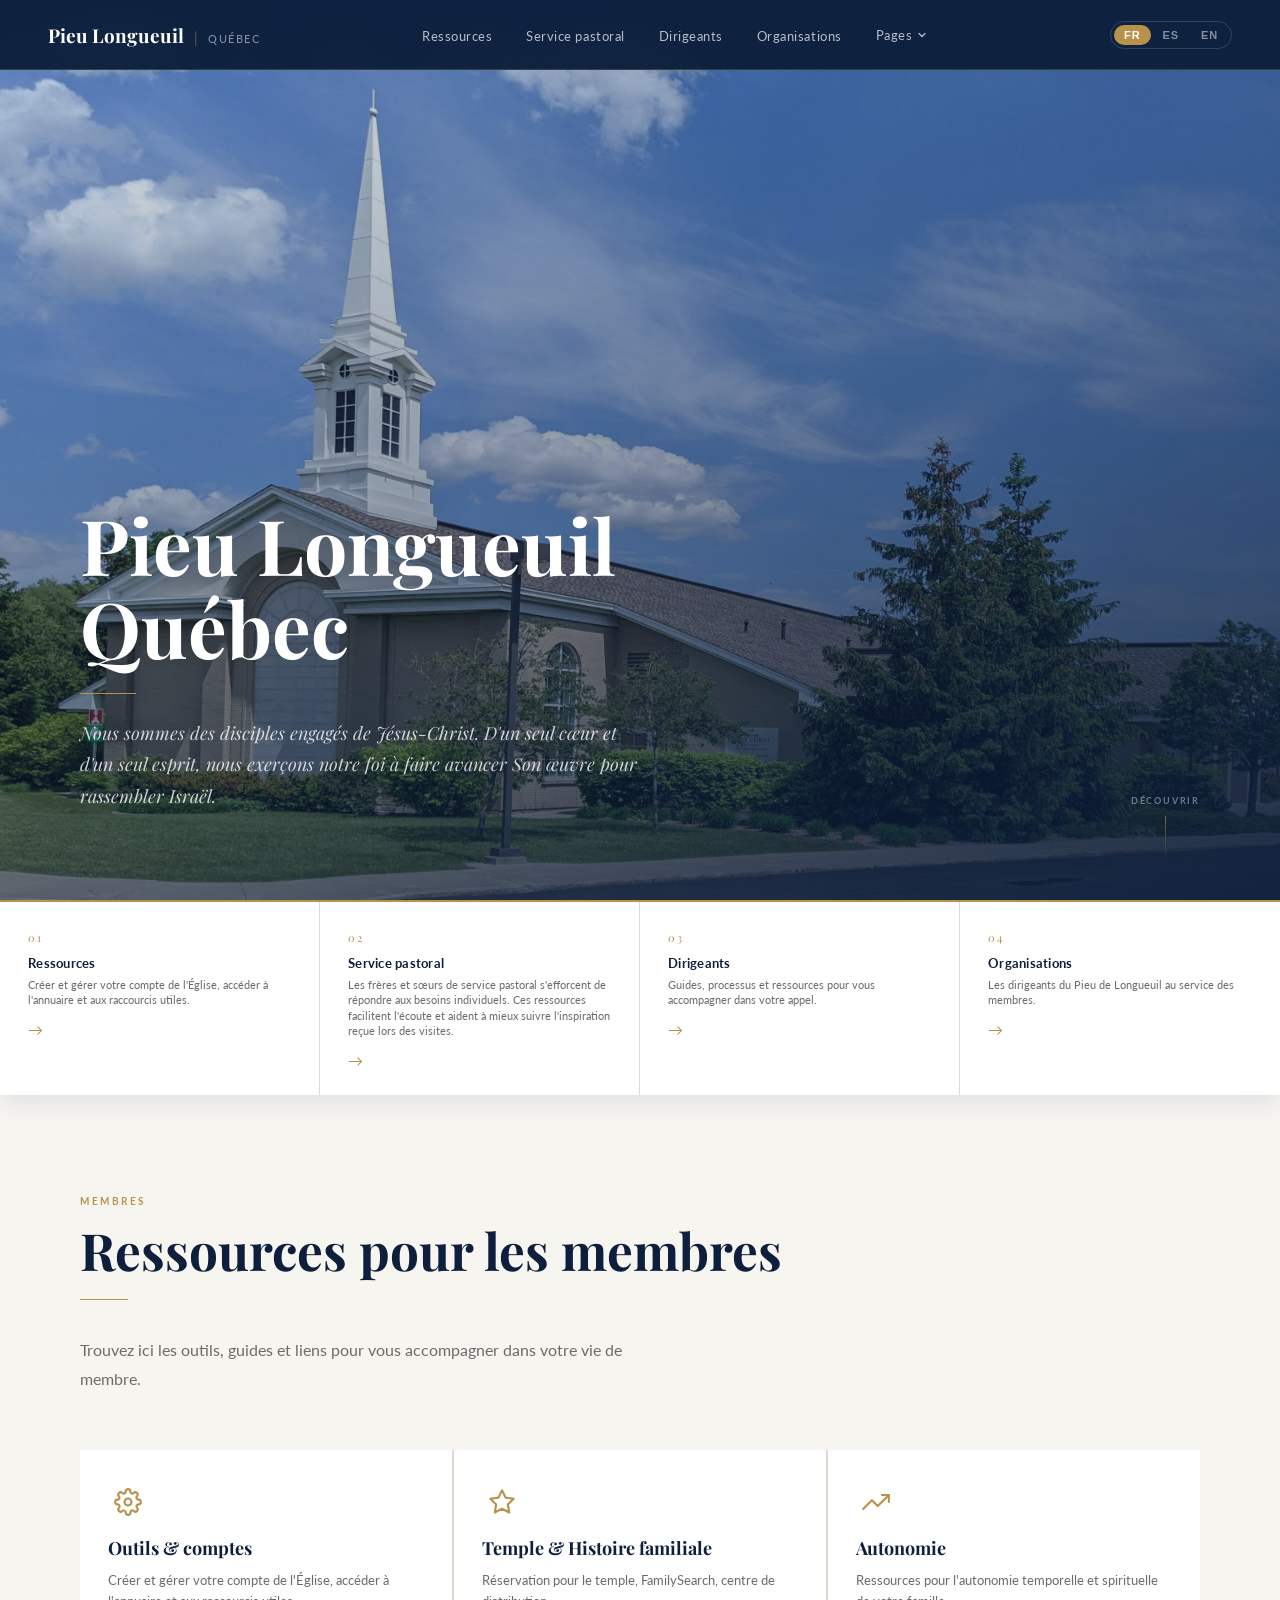
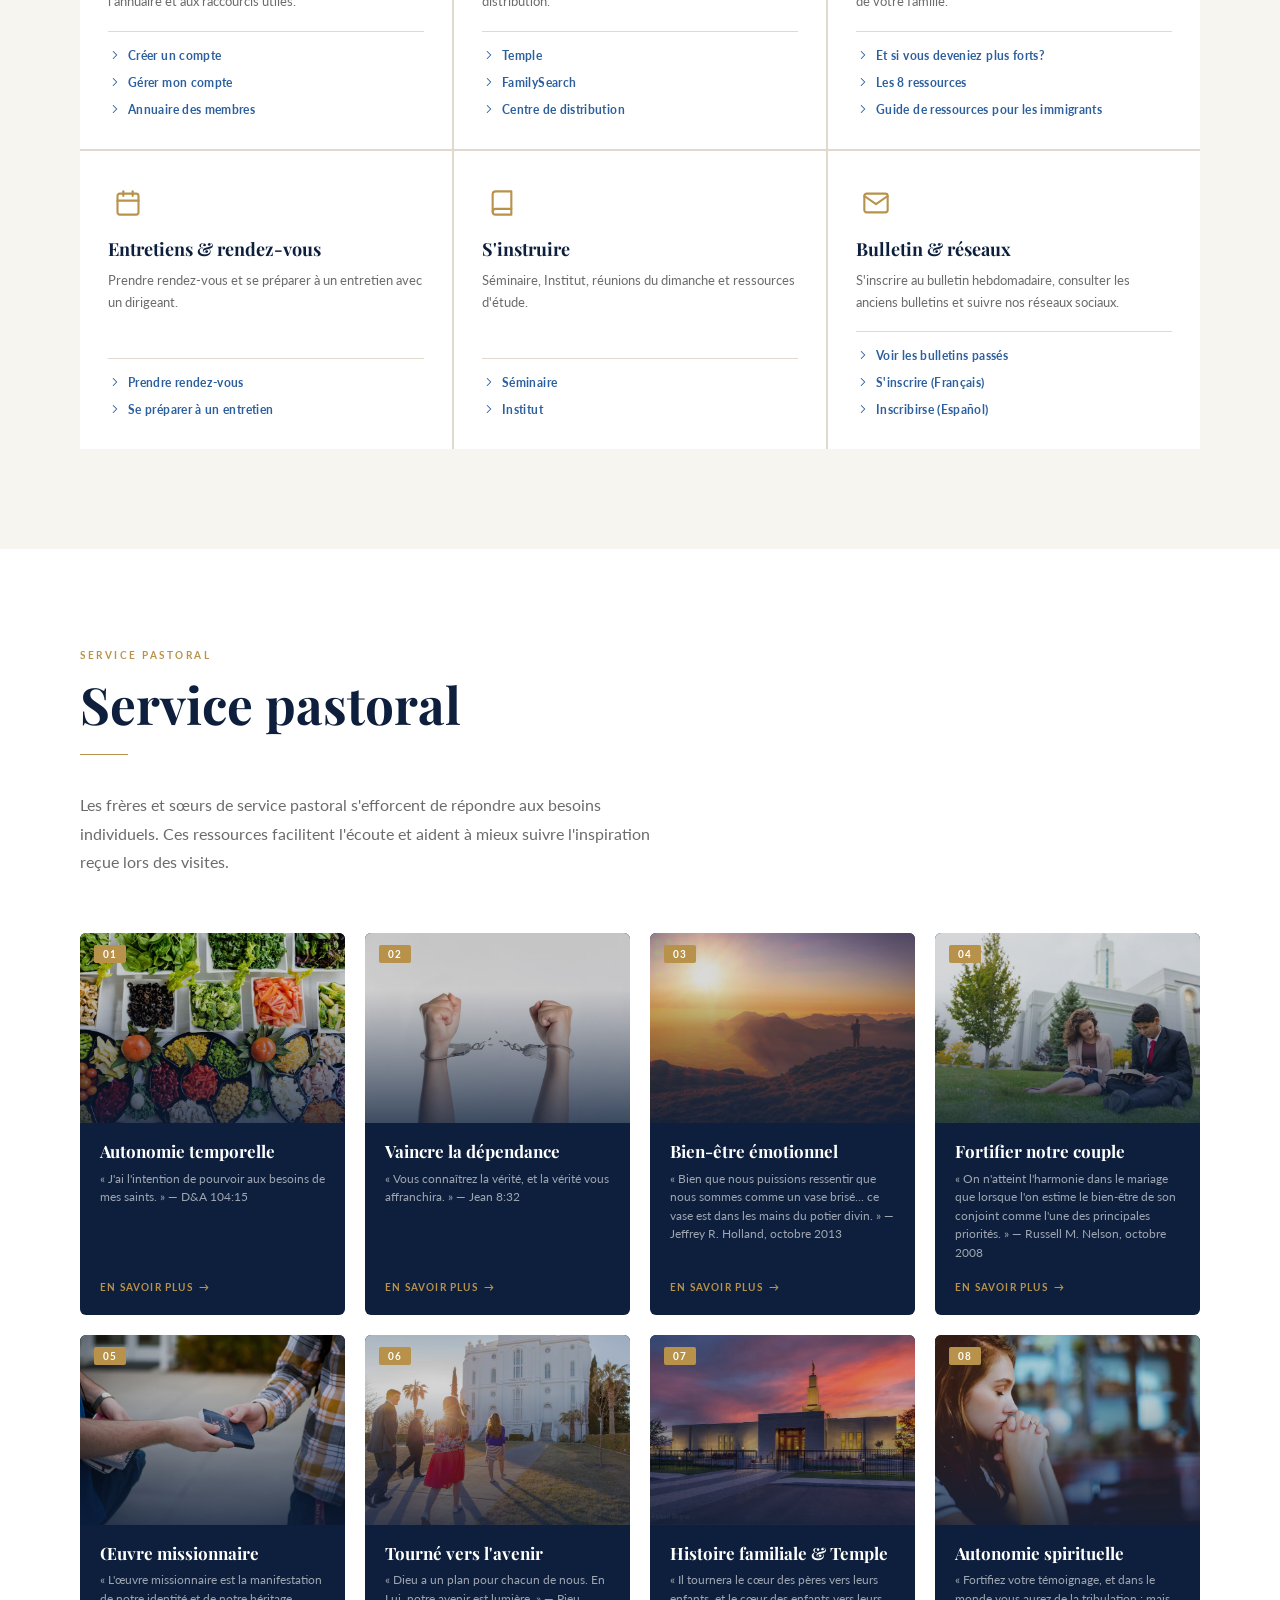
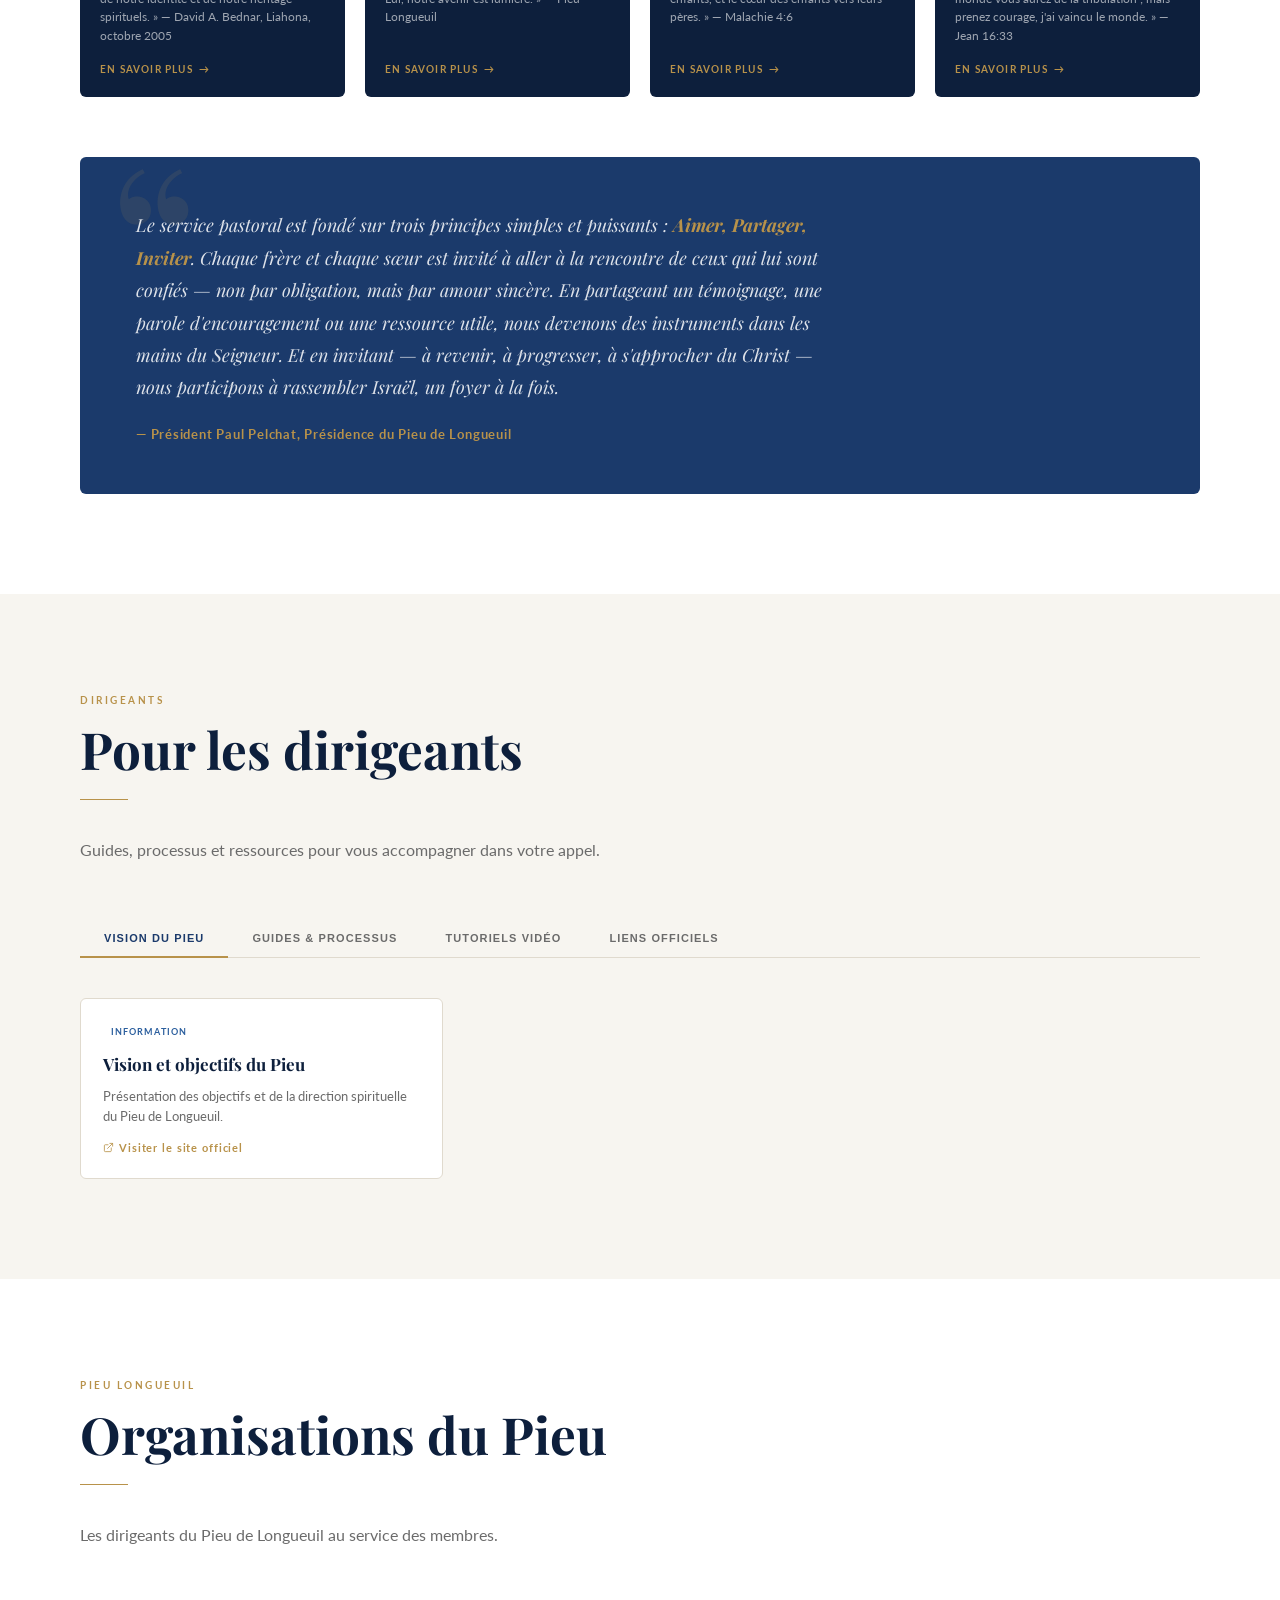
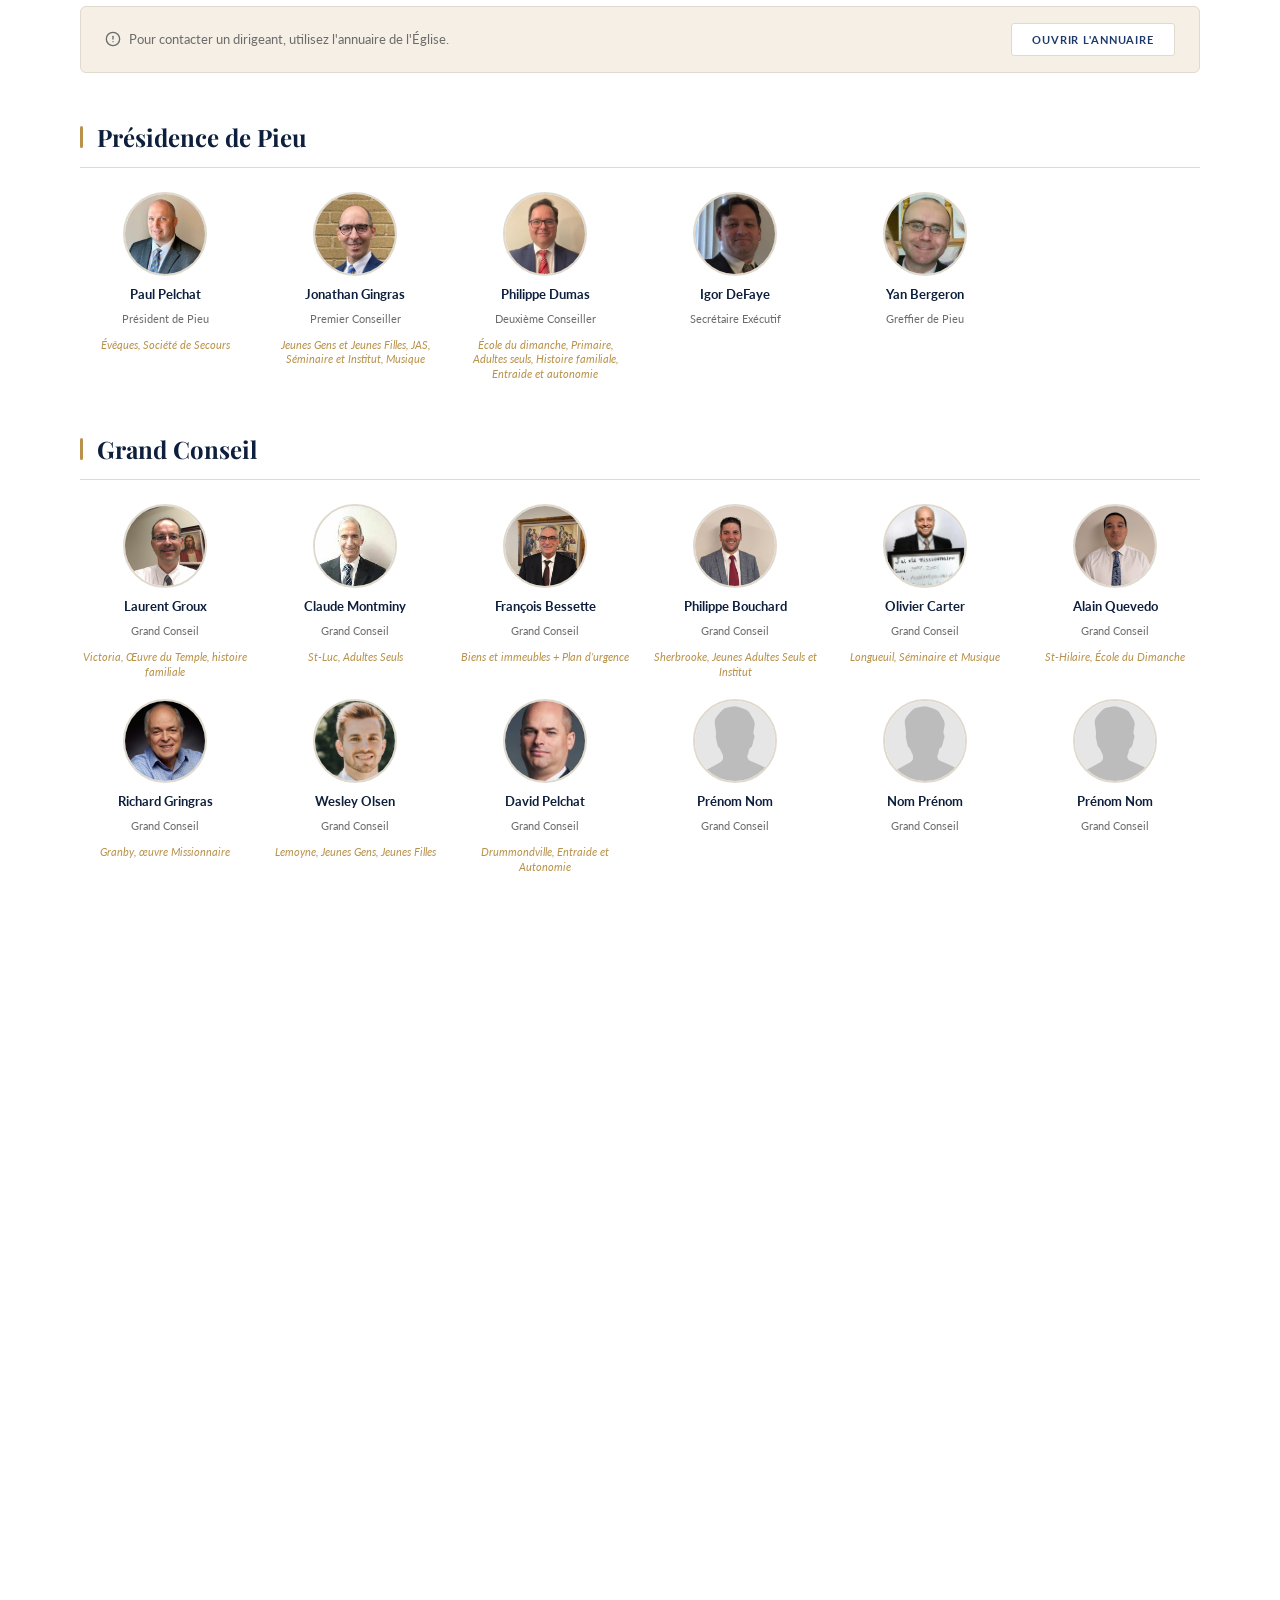
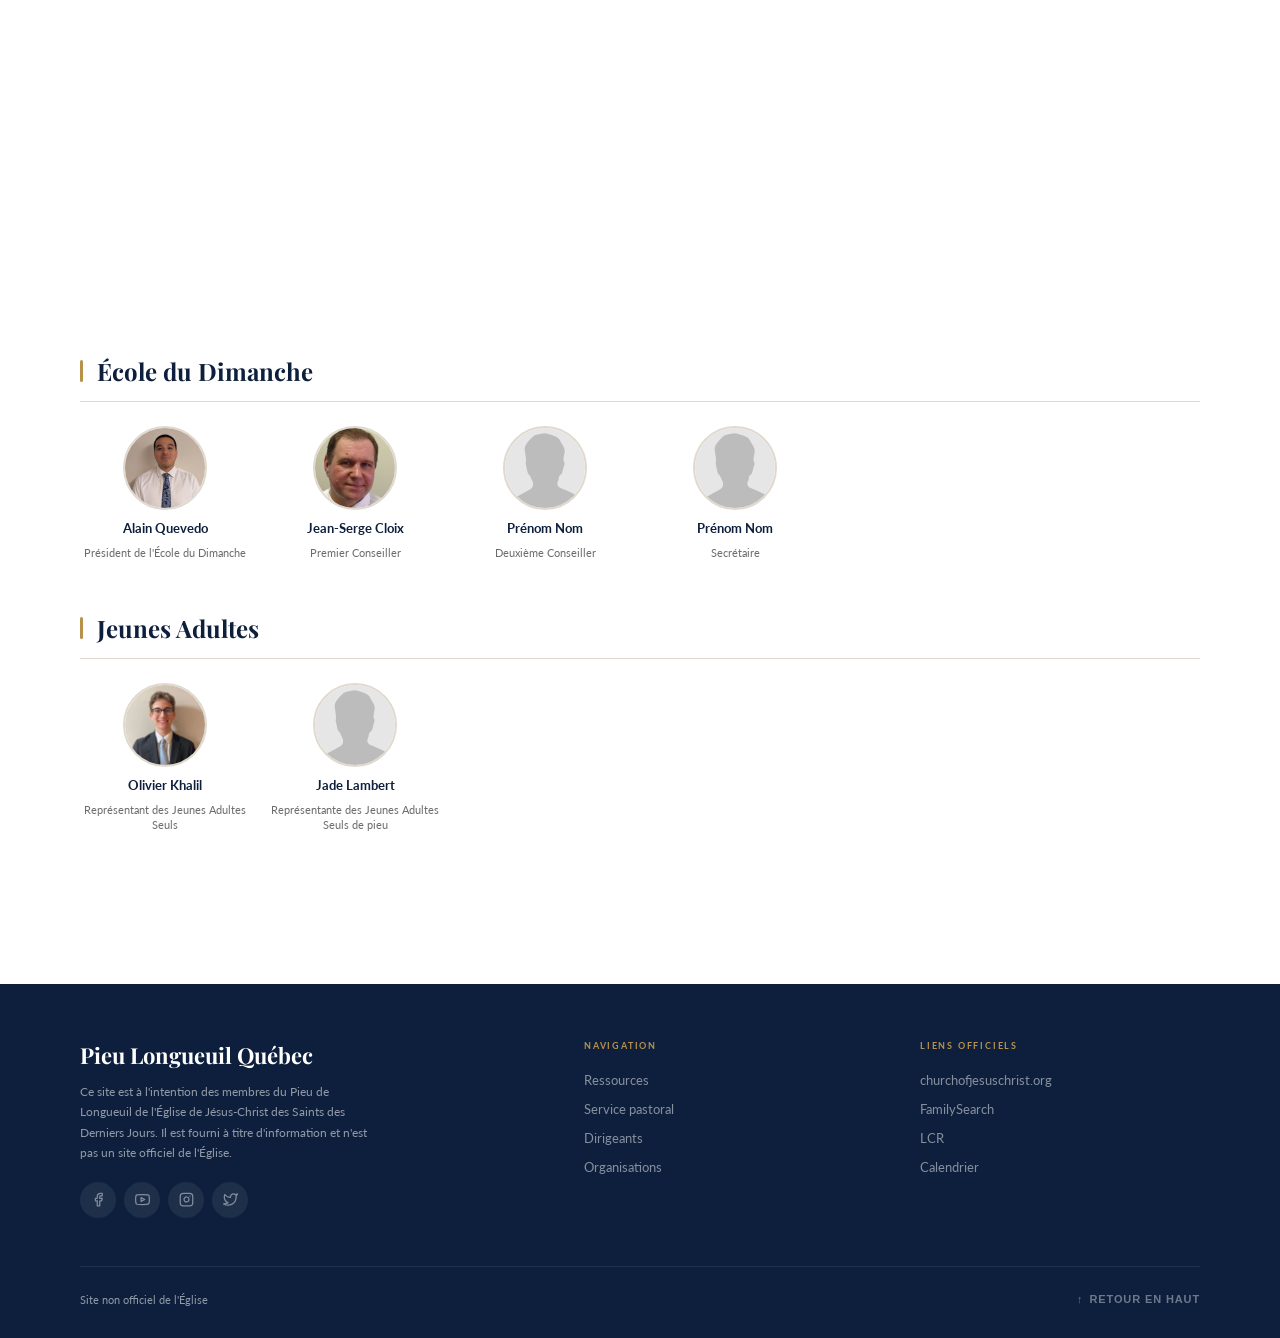
<file: index.html>
<!DOCTYPE html>
<html lang="fr">
<head>
  <meta charset="UTF-8">
  <meta name="viewport" content="width=device-width,initial-scale=1.0">
  <meta name="description" content="Pieu Longueuil — Église de Jésus-Christ des Saints des Derniers Jours">
  <meta name="theme-color" content="#1B3A6B">
  <title>Pieu Longueuil</title>
  <link rel="icon" type="image/svg+xml" href="data:image/svg+xml,<svg xmlns='http://www.w3.org/2000/svg' viewBox='0 0 32 32'><rect width='32' height='32' rx='6' fill='%231B3A6B'/><text x='16' y='22' text-anchor='middle' fill='%23B8924A' font-size='18' font-family='Georgia,serif'>P</text></svg>">
  <link rel="stylesheet" href="css/main.css">
</head>
<body>

<!-- NAV -->
<nav id="nav" role="navigation">
  <a href="#" class="nav-brand">
    <span class="nav-brand-main">Pieu Longueuil</span>
    <span class="nav-brand-pipe">|</span>
    <span class="nav-brand-sub">Québec</span>
  </a>
  <ul class="nav-links">
    <li><a href="#ressources"    data-i18n="nav_ressources">Ressources</a></li>
    <li><a href="#pastoral"      data-i18n="nav_pastoral">Service pastoral</a></li>
    <li><a href="#dirigeants"    data-i18n="nav_dirigeants">Dirigeants</a></li>
    <li><a href="#organisations" data-i18n="nav_organisations">Organisations</a></li>
    <li id="nav-pages-dropdown" style="display:none; position:relative;">
      <a href="#" class="nav-dropdown-trigger" id="nav-pages-trigger" aria-haspopup="true" aria-expanded="false">
        <span id="nav-pages-label" data-i18n="nav_pages">Pages</span>
        <svg width="12" height="12" viewBox="0 0 24 24" fill="none" stroke="currentColor" stroke-width="2.5" stroke-linecap="round" stroke-linejoin="round" style="margin-left:4px;transition:transform 0.2s"><polyline points="6 9 12 15 18 9"/></svg>
      </a>
      <ul class="nav-dropdown" id="nav-pages-list" role="menu"></ul>
    </li>
  </ul>
  <div class="nav-right">
    <div class="lang-switcher">
      <button class="lang-btn active" data-lang="fr">FR</button>
      <button class="lang-btn"        data-lang="es">ES</button>
      <button class="lang-btn"        data-lang="en">EN</button>
    </div>
    <button class="nav-hamburger" id="hamburger" aria-label="Menu"><span></span><span></span><span></span></button>
  </div>
</nav>

<div id="mobile-nav">
  <a href="#ressources"    data-i18n="nav_ressources">Ressources</a>
  <a href="#pastoral"      data-i18n="nav_pastoral">Service pastoral</a>
  <a href="#dirigeants"    data-i18n="nav_dirigeants">Dirigeants</a>
  <a href="#organisations" data-i18n="nav_organisations">Organisations</a>
  <div id="mobile-pages-section" style="display:none">
    <div style="font-size:10px;font-weight:700;color:var(--c-secondary);letter-spacing:0.15em;text-transform:uppercase;padding:12px 0 6px" data-i18n="nav_pages">Pages</div>
    <div id="mobile-pages-list"></div>
  </div>
  <div class="mobile-nav-lang">
    <button class="lang-btn" data-lang="fr">FR</button>
    <button class="lang-btn" data-lang="es">ES</button>
    <button class="lang-btn" data-lang="en">EN</button>
  </div>
</div>

<!-- HERO -->
<header id="hero">
  <div id="hero-bg"></div>
  <div id="hero-overlay"></div>
  <div class="hero-content">
    <!--p class="hero-eyebrow" id="hero-church">Église de Jésus-Christ des Saints des Derniers Jours</p-->
    <h1 class="hero-title" id="hero-title">Pieu Longueuil Québec</h1>
    <div class="hero-rule"></div>
    <p class="hero-mission" id="hero-mission">Nous sommes des disciples engagés de Jésus-Christ.</p>
  </div>
  <div class="hero-scroll-cue" id="hero-scroll-cue" aria-hidden="true">
    <span data-i18n="hero_scroll">Découvrir</span>
    <div class="hero-scroll-line"></div>
  </div>
</header>

<!-- QUICK STRIP -->
<div class="quick-strip" id="quick-strip" role="navigation" aria-label="Navigation rapide"></div>

<!-- RESSOURCES -->
<section id="ressources" class="section">
  <p class="sec-eyebrow" id="eyebrow-membres"></p>
  <h2 class="sec-title" data-i18n="ressources_title">Ressources pour les membres</h2>
  <div class="sec-rule"></div>
  <p class="sec-intro" data-i18n="ressources_intro">Trouvez ici les outils, guides et liens pour vous accompagner.</p>
  <div class="res-grid" id="res-grid"></div>
</section>

<!-- SERVICE PASTORAL -->
<section id="pastoral" class="section section-alt">
  <p class="sec-eyebrow" id="eyebrow-pastoral"></p>
  <h2 class="sec-title" data-i18n="pastoral_title">Service pastoral</h2>
  <div class="sec-rule"></div>
  <p class="sec-intro" data-i18n="pastoral_intro">Les frères et sœurs de service pastoral s'efforcent de répondre aux besoins individuels.</p>
  <div class="pastoral-grid" id="pastoral-grid"></div>
  <div class="pastoral-quote-block">
    <p class="pqb-text" id="pastoral-quote-text"></p>
    <p class="pqb-attr" id="pastoral-quote-attr"></p>
  </div>
</section>

<!-- DIRIGEANTS -->
<section id="dirigeants" class="section">
  <p class="sec-eyebrow" id="eyebrow-dirigeants"></p>
  <h2 class="sec-title" data-i18n="dirigeants_title">Pour les dirigeants</h2>
  <div class="sec-rule"></div>
  <p class="sec-intro" data-i18n="dirigeants_intro">Guides, processus et ressources pour vous accompagner dans votre appel.</p>
  <div class="dir-tabs">
    <button class="dir-tab active" data-panel="dp-vision"    data-i18n="dir_vision_title">Vision</button>
    <button class="dir-tab"        data-panel="dp-guides"    data-i18n="dir_guides_title">Guides</button>
    <button class="dir-tab"        data-panel="dp-tutoriels" data-i18n="dir_video_title">Tutoriels</button>
    <button class="dir-tab"        data-panel="dp-officiel"  data-i18n="dir_officiel_title">Liens officiels</button>
  </div>
  <div id="dp-vision"   class="dir-panel active"></div>
  <div id="dp-guides"   class="dir-panel"></div>
  <div id="dp-tutoriels"class="dir-panel"></div>
  <div id="dp-officiel" class="dir-panel"></div>
</section>

<!-- ORGANISATIONS -->
<section id="organisations" class="section section-alt">
  <p class="sec-eyebrow" id="eyebrow-pieu"></p>
  <h2 class="sec-title" data-i18n="org_title">Organisations du Pieu</h2>
  <div class="sec-rule"></div>
  <p class="sec-intro" data-i18n="org_intro">Les dirigeants du Pieu de Longueuil au service des membres.</p>
  <div class="org-banner">
    <span class="org-banner-text">
      <svg width="16" height="16" viewBox="0 0 24 24" fill="none" stroke="currentColor" stroke-width="2" stroke-linecap="round" stroke-linejoin="round"><circle cx="12" cy="12" r="10"/><line x1="12" y1="8" x2="12" y2="12"/><line x1="12" y1="16" x2="12.01" y2="16"/></svg>
      <span data-i18n="org_no_contact">Pour contacter un dirigeant, utilisez l'annuaire de l'Église.</span>
    </span>
    <a class="btn" href="https://www.churchofjesuschrist.org/directory" target="_blank" rel="noopener" data-i18n="org_dir_link">Ouvrir l'annuaire</a>
  </div>
  <div id="org-content"></div>
</section>

<!-- FOOTER -->
<footer id="footer">
  <div class="footer-grid">
    <div>
      <div class="footer-brand-name" id="footer-brand-name">Pieu Longueuil Québec</div>
      <p class="footer-disc" id="footer-disclaimer"></p>
      <!--p class="footer-disc" id="footer-church" style="margin-top:6px;opacity:0.4;font-size:11px"></p -->
      <div class="footer-social">
        <a class="footer-soc-link" id="footer-fb" href="#" target="_blank" rel="noopener" aria-label="Facebook">
          <svg width="15" height="15" viewBox="0 0 24 24" fill="none" stroke="currentColor" stroke-width="2" stroke-linecap="round" stroke-linejoin="round"><path d="M18 2h-3a5 5 0 0 0-5 5v3H7v4h3v8h4v-8h3l1-4h-4V7a1 1 0 0 1 1-1h3z"/></svg>
        </a>
        <a class="footer-soc-link" id="footer-yt" href="#" target="_blank" rel="noopener" aria-label="YouTube">
          <svg width="15" height="15" viewBox="0 0 24 24" fill="none" stroke="currentColor" stroke-width="2" stroke-linecap="round" stroke-linejoin="round"><path d="M22.54 6.42a2.78 2.78 0 0 0-1.95-1.96C18.88 4 12 4 12 4s-6.88 0-8.59.46a2.78 2.78 0 0 0-1.95 1.96A29 29 0 0 0 1 12a29 29 0 0 0 .46 5.58A2.78 2.78 0 0 0 3.41 19.6C5.12 20 12 20 12 20s6.88 0 8.59-.46a2.78 2.78 0 0 0 1.95-1.95A29 29 0 0 0 23 12a29 29 0 0 0-.46-5.58z"/><polygon points="9.75 15.02 15.5 12 9.75 8.98 9.75 15.02"/></svg>
        </a>
        <a class="footer-soc-link" id="footer-ig" href="#" target="_blank" rel="noopener" aria-label="Instagram">
          <svg width="15" height="15" viewBox="0 0 24 24" fill="none" stroke="currentColor" stroke-width="2" stroke-linecap="round" stroke-linejoin="round"><rect x="2" y="2" width="20" height="20" rx="5" ry="5"/><path d="M16 11.37A4 4 0 1 1 12.63 8 4 4 0 0 1 16 11.37z"/><line x1="17.5" y1="6.5" x2="17.51" y2="6.5"/></svg>
        </a>
        <a class="footer-soc-link" id="footer-tw" href="#" target="_blank" rel="noopener" aria-label="Twitter">
          <svg width="15" height="15" viewBox="0 0 24 24" fill="none" stroke="currentColor" stroke-width="2" stroke-linecap="round" stroke-linejoin="round"><path d="M23 3a10.9 10.9 0 0 1-3.14 1.53 4.48 4.48 0 0 0-7.86 3v1A10.66 10.66 0 0 1 3 4s-4 9 5 13a11.64 11.64 0 0 1-7 2c9 5 20 0 20-11.5a4.5 4.5 0 0 0-.08-.83A7.72 7.72 0 0 0 23 3z"/></svg>
        </a>
      </div>
    </div>
    <div>
      <p class="footer-col-h">Navigation</p>
      <ul class="footer-links">
        <li><a href="#ressources"    data-i18n="nav_ressources">Ressources</a></li>
        <li><a href="#pastoral"      data-i18n="nav_pastoral">Service pastoral</a></li>
        <li><a href="#dirigeants"    data-i18n="nav_dirigeants">Dirigeants</a></li>
        <li><a href="#organisations" data-i18n="nav_organisations">Organisations</a></li>
      </ul>
    </div>
    <div>
      <p class="footer-col-h">Liens officiels</p>
      <ul class="footer-links">
        <li><a href="https://www.churchofjesuschrist.org/?lang=fra" target="_blank" rel="noopener">churchofjesuschrist.org</a></li>
        <li><a href="https://www.familysearch.org" target="_blank" rel="noopener">FamilySearch</a></li>
        <li><a href="https://lcr.churchofjesuschrist.org" target="_blank" rel="noopener">LCR</a></li>
        <li><a href="https://calendar.churchofjesuschrist.org" target="_blank" rel="noopener">Calendrier</a></li>
      </ul>
    </div>
  </div>
  <div class="footer-bottom">
    <p class="footer-copy" data-i18n="footer_rights">Site non officiel · Pieu Longueuil Québec</p>
    <button class="back-top-btn">↑ <span data-i18n="back_top">Retour en haut</span></button>
  </div>
</footer>

<!-- FICHE MODAL -->
<div class="fiche-panel-overlay" id="fiche-overlay" role="dialog" aria-modal="true" aria-label="Fiche de service pastoral">
  <div class="fiche-panel" id="fiche-panel"></div>
</div>
  
<script src="js/config.js"></script>
<script src="js/i18n.js"></script>
<script src="js/modals.js"></script>
<script src="js/app.js"></script>
</body>
</html>
</file>
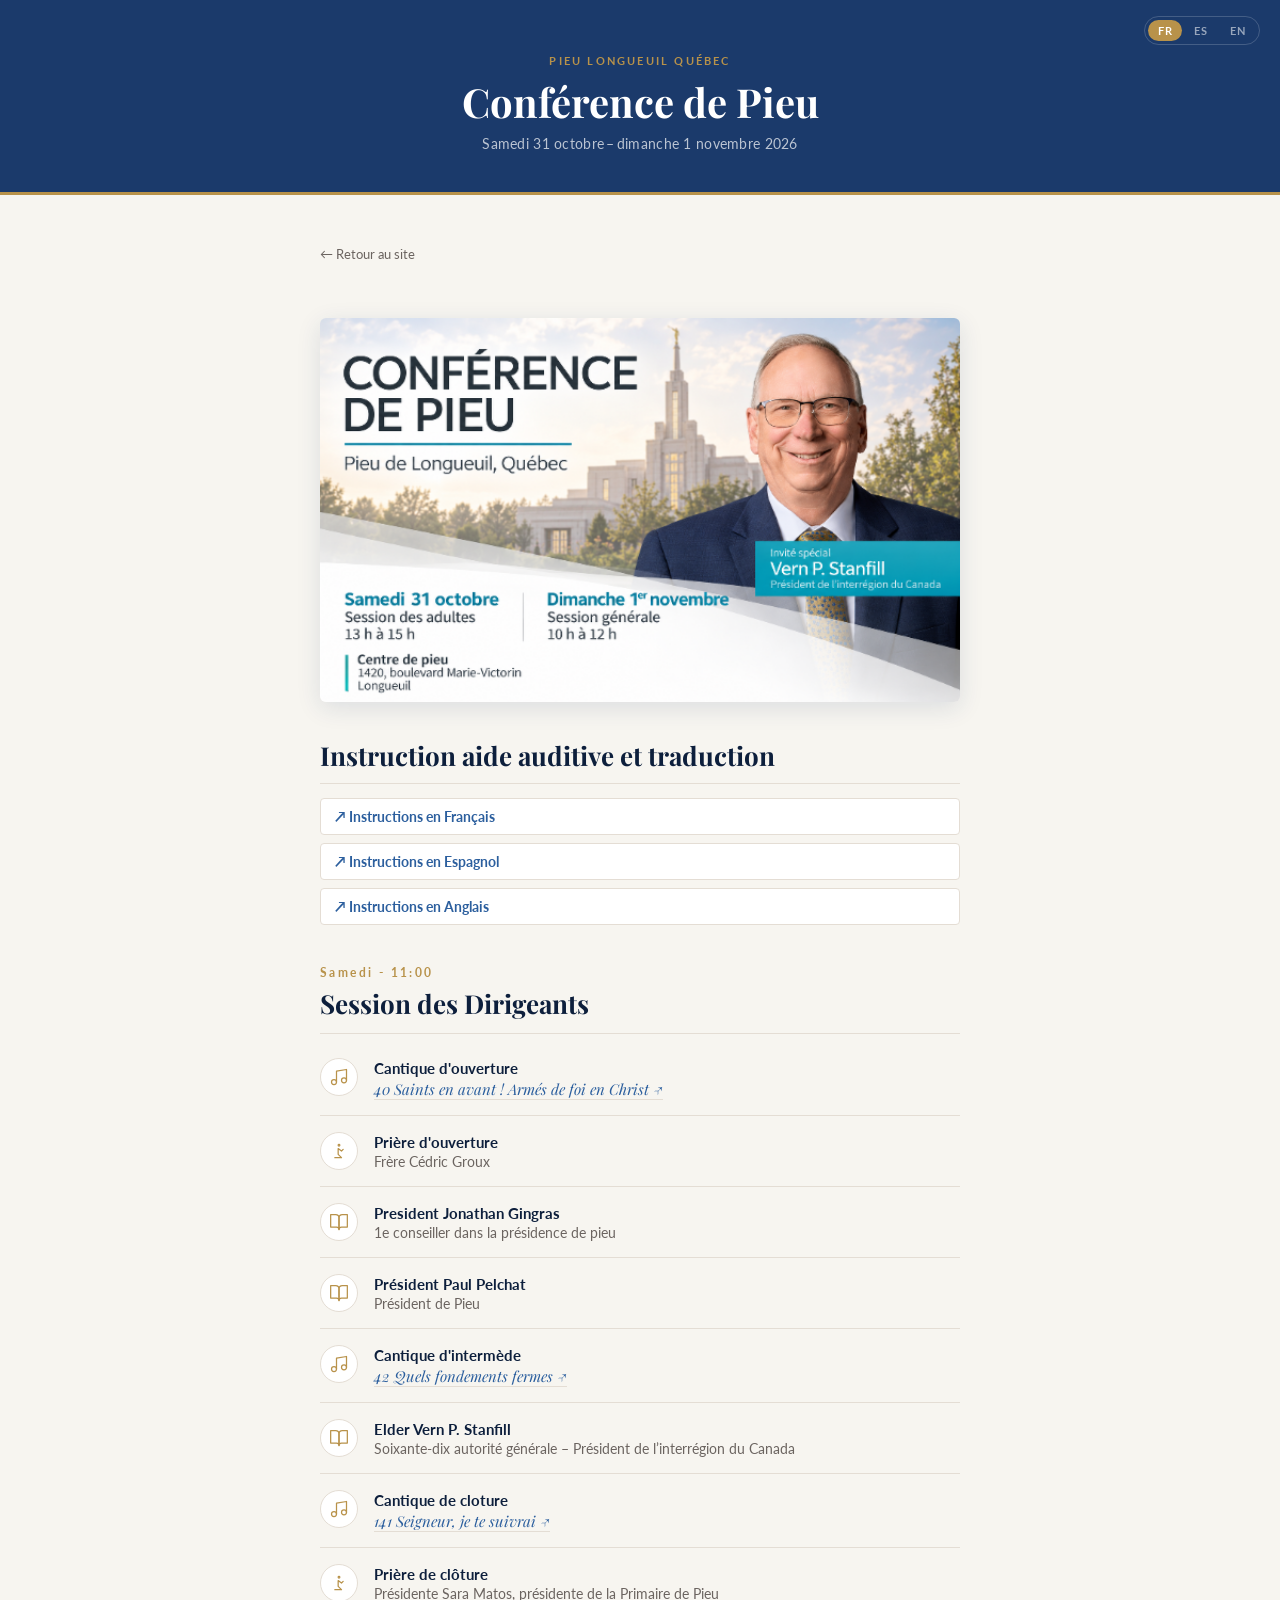
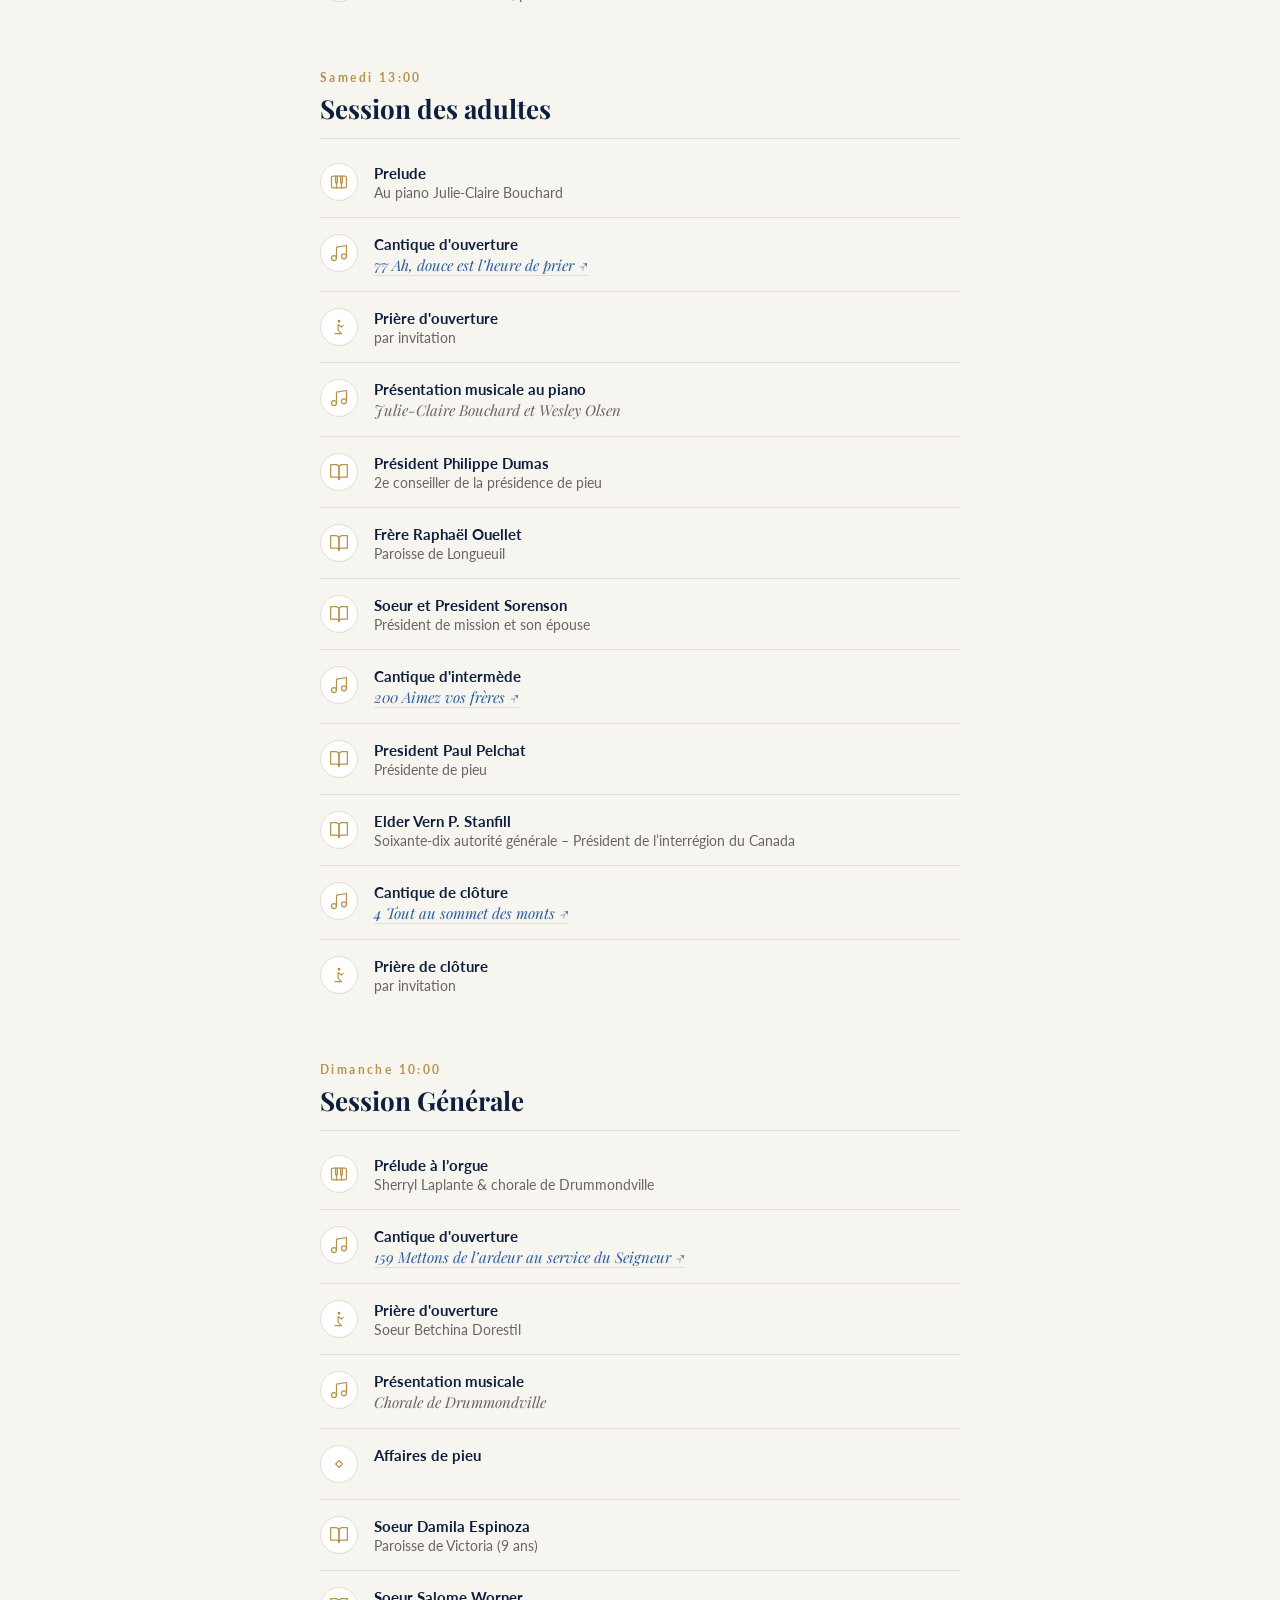
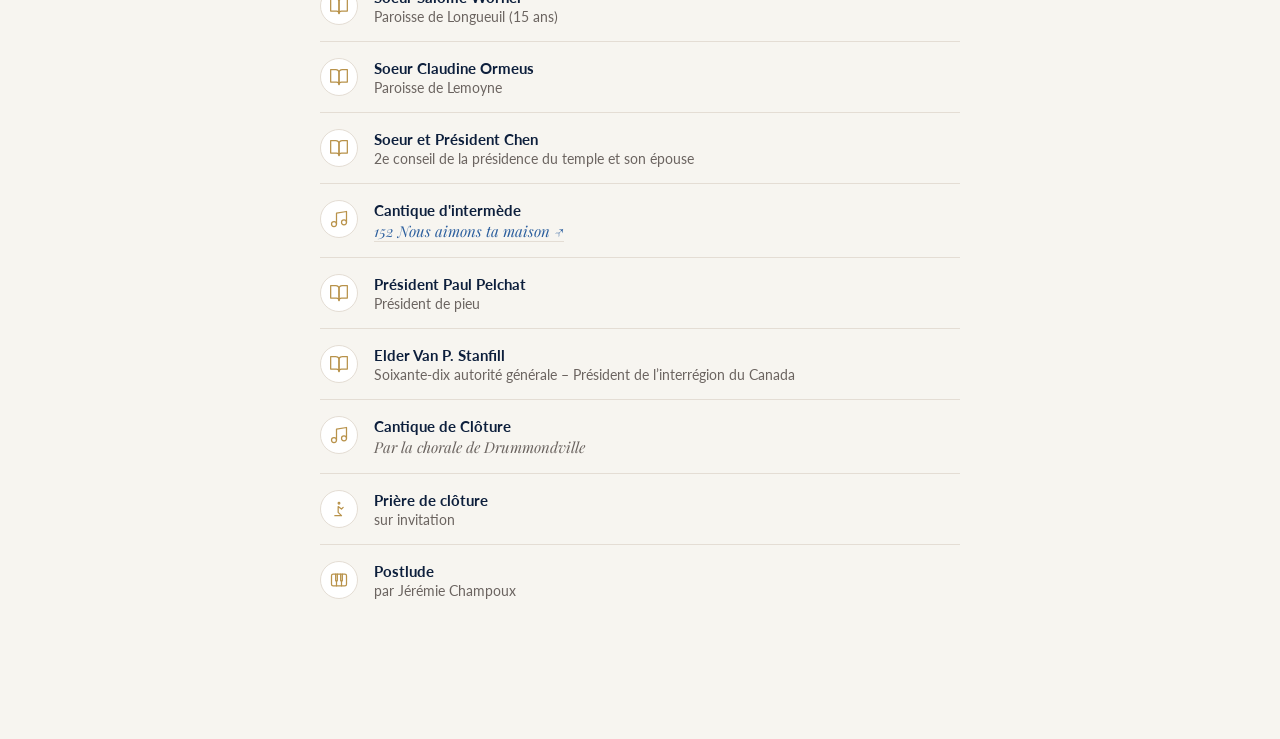
<file: conference.html>
<!DOCTYPE html>
<html lang="fr">
<head>
  <meta charset="UTF-8">
  <meta name="viewport" content="width=device-width, initial-scale=1.0">
  <meta name="robots" content="noindex, nofollow">
  <title>Conférence de Pieu — Pieu Longueuil</title>
  <link rel="stylesheet" href="https://fonts.googleapis.com/css2?family=Playfair+Display:ital,wght@0,400;0,600;0,700;1,400;1,600&family=Lato:wght@300;400;700;900&display=swap">
  <link rel="stylesheet" href="css/main.css">
  <style>
    body { background: var(--c-light); }

    /* ── Header ─────────────────────────────────────────── */
    .conf-header { background: var(--c-primary); padding: 40px 40px 40px; text-align: center; position: relative; }
    .conf-lang { position: absolute; top: 16px; right: 20px; display: flex; gap: 2px; border: 1px solid rgba(255,255,255,0.18); border-radius: 20px; padding: 3px; }
    .conf-lang button { font-family: var(--font-body); font-size: 11px; font-weight: 700; letter-spacing: 0.08em; color: rgba(255,255,255,0.55); background: none; border: none; cursor: pointer; padding: 4px 10px; border-radius: 16px; }
    .conf-lang button:hover { color: #fff; }
    .conf-lang button.active { background: var(--c-secondary); color: #fff; }
    .conf-header-eyebrow { font-family: var(--font-body); font-size: 11px; font-weight: 700; color: var(--c-secondary); letter-spacing: 0.2em; text-transform: uppercase; margin: 14px 0 12px; }
    .conf-header-title { font-family: var(--font-display); font-size: 40px; font-weight: 700; color: #fff; margin-bottom: 10px; line-height: 1.15; }
    .conf-header-date { font-family: var(--font-body); font-size: 14px; color: rgba(255,255,255,0.7); letter-spacing: 0.02em; }
    .conf-gold-bar { height: 3px; background: var(--c-secondary); }

    .conf-body { max-width: 720px; margin: 0 auto; padding: 48px 40px 72px; }
    .back-link { display: inline-block; font-family: var(--font-body); font-size: 13px; color: var(--c-muted); margin-bottom: 36px; text-decoration: none; }
    .back-link:hover { color: var(--c-primary); }
    .conf-loading { text-align: center; padding: 60px 20px; font-family: var(--font-body); font-size: 14px; color: var(--c-muted); font-style: italic; }

    /* ── Intro content (same blocks as sub-pages) ───────── */
    #conf-intro { margin-bottom: 40px; }
    .sp-eyebrow { font-size: 10px; font-weight: 700; color: var(--c-secondary); letter-spacing: 0.22em; text-transform: uppercase; margin-bottom: 8px; }
    .sp-intro { font-family: var(--font-display); font-style: italic; font-size: 18px; color: var(--c-muted); line-height: 1.8; margin-bottom: 28px; }
    .sp-heading { font-family: var(--font-display); font-size: 26px; font-weight: 700; color: var(--c-dark); margin: 36px 0 14px; padding-bottom: 10px; border-bottom: 1px solid var(--c-border); }
    .sp-heading:first-child { margin-top: 0; }
    .sp-subheading { font-family: var(--font-display); font-size: 19px; font-weight: 600; color: var(--c-primary); margin: 24px 0 10px; }
    .sp-body { font-size: 16px; line-height: 1.85; color: var(--c-text); margin-bottom: 14px; }
    .sp-body a, .sp-intro a, .sp-note a, .sp-callout a, .sp-list a { color: var(--c-accent); text-decoration: underline; text-underline-offset: 3px; }
    .sp-note { font-size: 14px; font-style: italic; color: var(--c-muted); margin-bottom: 14px; padding-left: 14px; border-left: 2px solid var(--c-border); }
    .sp-callout { background: var(--c-highlight, #EAF0F9); border-left: 3px solid var(--c-secondary); border-radius: 0 6px 6px 0; padding: 18px 22px; margin: 22px 0; font-size: 15px; line-height: 1.7; }
    .sp-divider { border: none; border-top: 1px solid var(--c-border); margin: 30px 0; }
    .sp-image { width: 100%; border-radius: 6px; margin: 20px 0 6px; display: block; box-shadow: var(--shadow-md); }
    .sp-caption { font-size: 13px; color: var(--c-muted); text-align: center; font-style: italic; margin-bottom: 14px; }
    .sp-list { list-style: none; margin: 0 0 18px; padding: 0; display: flex; flex-direction: column; gap: 8px; }
    .sp-list li { font-size: 15px; line-height: 1.65; display: flex; gap: 10px; align-items: flex-start; }
    .sp-list li::before { content: '—'; color: var(--c-secondary); font-weight: 700; flex-shrink: 0; }
    .sp-linklist { list-style: none; margin: 0 0 18px; padding: 0; display: flex; flex-direction: column; gap: 8px; }
    .sp-linklist a { font-size: 14px; font-weight: 700; color: var(--c-accent); display: flex; align-items: center; gap: 8px; padding: 9px 14px; border: 1px solid var(--c-border); border-radius: 4px; background: var(--c-surface); text-decoration: none; }
    .sp-linklist a:hover { border-color: var(--c-secondary); color: var(--c-primary); background: var(--c-warm); }
    .sp-cta-wrap { margin: 22px 0; }
    .btn-gold { background: var(--c-secondary); color: #fff; border-color: var(--c-secondary); }
    .btn-gold:hover { background: var(--c-primary); border-color: var(--c-primary); }
    .sp-pdf { margin: 24px 0; }
    .sp-pdf iframe { width: 100%; border: 1px solid var(--c-border); border-radius: 6px; display: block; background: #fff; }
    .sp-pdf-dl { margin-top: 8px; text-align: right; }
    .sp-pdf-dl a { font-size: 12px; font-weight: 700; color: var(--c-secondary); text-decoration: none; letter-spacing: 0.06em; }

    /* ── Sessions ───────────────────────────────────────── */
    .conf-section { margin-bottom: 52px; }
    .conf-session-time { font-family: var(--font-body); font-size: 12px; font-weight: 700; color: var(--c-secondary); letter-spacing: 0.2em; margin-bottom: 6px; }
    .conf-section-title { font-family: var(--font-display); font-size: 26px; font-weight: 700; color: var(--c-dark); margin-bottom: 8px; padding-bottom: 12px; border-bottom: 1px solid var(--c-border); }
    .conf-item { display: flex; gap: 16px; align-items: flex-start; padding: 16px 0; border-bottom: 1px solid var(--c-border); }
    .conf-item:last-child { border-bottom: none; }
    .conf-icon { flex-shrink: 0; width: 38px; height: 38px; border: 1px solid var(--c-border); border-radius: 50%; background: var(--c-surface); color: var(--c-secondary); display: flex; align-items: center; justify-content: center; }
    .conf-item-content { padding-top: 1px; min-width: 0; }
    .conf-item-title { font-family: var(--font-body); font-size: 15px; font-weight: 700; color: var(--c-dark); }
    .conf-item-detail { font-family: var(--font-body); font-size: 14px; color: var(--c-muted); margin-top: 2px; }
    .conf-item-hymn { font-family: var(--font-display); font-style: italic; font-size: 15px; color: var(--c-muted); margin-top: 2px; }
    .conf-item-hymn a { color: var(--c-accent); text-decoration: none; border-bottom: 1px solid var(--c-border); }
    .conf-item-hymn a:hover { color: var(--c-secondary); border-bottom-color: var(--c-secondary); }

    @media (max-width: 600px) {
      .conf-body { padding: 32px 20px 56px; }
      .conf-header { padding: 36px 20px 32px; }
      .conf-header-title { font-size: 28px; }
    }
  </style>
</head>
<body>

<header class="conf-header">
  <div class="conf-lang" role="group" aria-label="Langue / Language">
    <button type="button" data-lang="fr">FR</button>
    <button type="button" data-lang="es">ES</button>
    <button type="button" data-lang="en">EN</button>
  </div>
  <p class="conf-header-eyebrow" id="conf-eyebrow">Pieu Longueuil Québec</p>
  <h1 class="conf-header-title" id="conf-title">Conférence de Pieu</h1>
  <p class="conf-header-date" id="conf-date"></p>
</header>
<div class="conf-gold-bar"></div>

<main class="conf-body">
  <a class="back-link" id="conf-back" href="index.html">← Retour au site</a>
  <div id="conf-intro"></div>
  <div id="conf-content"><p class="conf-loading" id="conf-loading">Chargement du programme…</p></div>
</main>

<script src="js/modals.js"></script>
<script src="js/calendar.js"></script>
<script>
(function () {
  'use strict';

  /* ── Texts ────────────────────────────────────────────── */
  var L10N = {
    fr: { back: '← Retour au site', loading: 'Chargement du programme…', unavailable: 'Programme non disponible pour le moment.', empty: 'Aucun programme disponible pour cette conférence.', download: 'Télécharger le PDF', viewHymn: 'Voir le cantique', locale: 'fr-CA' },
    es: { back: '← Volver al sitio', loading: 'Cargando el programa…', unavailable: 'Programa no disponible por el momento.', empty: 'No hay programa disponible para esta conferencia.', download: 'Descargar PDF', viewHymn: 'Ver el himno', locale: 'es-MX' },
    en: { back: '← Back to site', loading: 'Loading program…', unavailable: 'Program not available at this time.', empty: 'No program available for this conference.', download: 'Download PDF', viewHymn: 'View hymn', locale: 'en-CA' }
  };

  /* Generic label per item type, used when no title exists in the visitor's language */
  var TYPE_DEFAULT = {
    hymn:   { fr: 'Cantique', es: 'Himno',    en: 'Hymn' },
    prayer: { fr: 'Prière',   es: 'Oración',  en: 'Prayer' },
    talk:   { fr: 'Discours', es: 'Discurso', en: 'Talk' },
    music:  { fr: 'Musique',  es: 'Música',   en: 'Music' }
  };

  /* ── Icons: thin gold line icons, same style as the site ── */
  function svg(inner, size) {
    size = size || 20;
    return '<svg width="' + size + '" height="' + size + '" viewBox="0 0 24 24" fill="none" stroke="currentColor" stroke-width="1.5" stroke-linecap="round" stroke-linejoin="round" aria-hidden="true">' + inner + '</svg>';
  }
  var ICONS = {
    /* hymn: musical notes */
    hymn:   '<path d="M9 18V5l12-2v13"/><circle cx="6" cy="18" r="3"/><circle cx="18" cy="16" r="3"/>',
    /* prayer: kneeling figure (Tabler Icons, MIT) */
    prayer: '<circle cx="12" cy="5" r="1"/><path d="M7 20h8l-4-4v-7l4 3l2-2"/>',
    /* talk: open scriptures */
    talk:   '<path d="M2 3h6a4 4 0 0 1 4 4v14a3 3 0 0 0-3-3H2z"/><path d="M22 3h-6a4 4 0 0 0-4 4v14a3 3 0 0 1 3-3h7z"/>',
    /* prelude / postlude: keyboard (Tabler Icons, MIT) */
    music:  '<path d="M3 7a2 2 0 0 1 2-2h14a2 2 0 0 1 2 2v10a2 2 0 0 1-2 2h-14a2 2 0 0 1-2-2v-10"/><path d="M9 19v-6"/><path d="M8 5v8h2v-8"/><path d="M15 19v-6"/><path d="M14 5v8h2v-8"/>',
    /* other: small diamond */
    item:   '<path d="M12 8l4 4-4 4-4-4z"/>'
  };

  /* ── Helpers ──────────────────────────────────────────── */
  function esc(s) {
    return String(s == null ? '' : s).replace(/&/g, '&amp;').replace(/</g, '&lt;').replace(/>/g, '&gt;').replace(/"/g, '&quot;');
  }
  function safeUrl(u) {
    u = String(u || '').trim();
    if (!u) return '#';
    if (/^(https?:|mailto:|tel:|modal:)/i.test(u)) return u;
    if (/^[a-z][a-z0-9+.-]*:/i.test(u)) return '#';   /* javascript:, data:, … */
    return u;                                           /* relative path */
  }
  function linkAttrs(url) {
    return /^modal:/i.test(url) || url.charAt(0) === '#' ? '' : ' target="_blank" rel="noopener"';
  }
  /* escape, then **bold**, *italic*, [text](url) */
  function md(s) {
    return esc(s)
      .replace(/\*\*([^*]+)\*\*/g, '<strong>$1</strong>')
      .replace(/\*([^*]+)\*/g, '<em>$1</em>')
      .replace(/\[([^\]]+)\]\(([^)\s]+)\)/g, function (m, text, url) {
        var u = safeUrl(url.replace(/&amp;/g, '&'));
        return '<a href="' + esc(u) + '"' + linkAttrs(u) + '>' + text + '</a>';
      });
  }
  /* value in the visitor's language, French as the fallback */
  function L(obj, key, lang) { return obj[key + '_' + lang] || obj[key + '_fr'] || obj[key] || ''; }

  /* ── Intro blocks (same as sub-pages) ─────────────────── */
  function renderBlock(s, lang) {
    var t = L(s, 'text', lang);
    switch (s.type) {
      case 'eyebrow':    return '<div class="sp-eyebrow">' + esc(t) + '</div>';
      case 'intro':      return '<p class="sp-intro">' + md(t) + '</p>';
      case 'heading':    return '<h2 class="sp-heading">' + esc(t) + '</h2>';
      case 'subheading': return '<h3 class="sp-subheading">' + esc(t) + '</h3>';
      case 'body':       return '<p class="sp-body">' + md(t) + '</p>';
      case 'note':       return '<p class="sp-note">' + md(t) + '</p>';
      case 'callout':    return '<div class="sp-callout">' + md(t) + '</div>';
      case 'divider':    return '<hr class="sp-divider">';
      case 'calendar':   return window.PieuCalendar ? PieuCalendar.block(s, lang) : '';
      case 'image': {
        var src = s['src_' + lang] || s.src || '';
        if (!src) return '';
        var cap = L(s, 'caption', lang);
        return '<figure style="margin:0"><img class="sp-image" src="' + esc(src) + '" alt="' + esc(s['alt_' + lang] || s.alt_fr || '') + '" onerror="this.style.display=\'none\'">' +
               (cap ? '<figcaption class="sp-caption">' + esc(cap) + '</figcaption>' : '') + '</figure>';
      }
      case 'pdf': {
        var pdf = s.src || '';
        if (!pdf) return '';
        var ttl = L(s, 'title', lang);
        var h = parseInt(s.height, 10) || 700;
        var view = esc(pdf) + '#toolbar=0&navpanes=0&view=FitH';
        return '<div class="sp-pdf">' + (ttl ? '<p class="sp-eyebrow" style="margin-bottom:10px">' + esc(ttl) + '</p>' : '') +
               '<iframe src="' + view + '" height="' + h + '" title="' + esc(ttl || 'PDF') + '"></iframe>' +
               (s.show_download !== false ? '<div class="sp-pdf-dl"><a href="' + esc(pdf) + '" target="_blank" rel="noopener" download>↓ ' + esc(L10N[lang].download) + '</a></div>' : '') + '</div>';
      }
      case 'list':
        return '<ul class="sp-list">' + (s.items || []).map(function (i) { return '<li><span>' + md(L(i, 'text', lang) || i.item || '') + '</span></li>'; }).join('') + '</ul>';
      case 'linklist':
        return '<ul class="sp-linklist">' + (s.items || []).map(function (i) {
          var u = safeUrl(i['url_' + lang] || i.url);
          return '<li><a href="' + esc(u) + '"' + linkAttrs(u) + '>↗ ' + esc(L(i, 'label', lang)) + '</a></li>';
        }).join('') + '</ul>';
      case 'cta': {
        var cu = safeUrl(s['href_' + lang] || s.href);
        return '<div class="sp-cta-wrap"><a class="btn' + (s.style === 'gold' ? ' btn-gold' : '') + '" href="' + esc(cu) + '"' + linkAttrs(cu) + '>' + esc(L(s, 'label', lang)) + '</a></div>';
      }
      case 'page_link':
        return '<div class="sp-cta-wrap"><a class="btn" href="page.html?p=' + encodeURIComponent(s.slug || '') + '">' + esc(L(s, 'label', lang)) + ' →</a></div>';
      default: return '';
    }
  }

  /* ── Sessions ─────────────────────────────────────────── */
  function renderItem(item, lang) {
    var type = TYPE_DEFAULT[item.type] ? item.type : 'item';
    var def = TYPE_DEFAULT[type];
    /* title: visitor's language → generic label of the type → French */
    var title = item['title_' + lang] || (lang !== 'fr' && def ? def[lang] : '') || item.title_fr || (def ? def.fr : '');
    var detail = item['detail_' + lang] || item.detail_fr || '';
    var sub = '';
    if (type === 'hymn') {
      var url = item['hymn_url_' + lang] || item.hymn_url_fr || '';
      if (url) {
        var u = safeUrl(url);
        sub = '<div class="conf-item-hymn"><a href="' + esc(u) + '"' + linkAttrs(u) + '>' + esc(detail || L10N[lang].viewHymn) + ' ↗</a></div>';
      } else if (detail) {
        sub = '<div class="conf-item-hymn">' + esc(detail) + '</div>';
      }
    } else if (detail) {
      sub = '<div class="conf-item-detail">' + esc(detail) + '</div>';
    }
    return '<div class="conf-item"><div class="conf-icon">' + svg(ICONS[type], 20) + '</div>' +
           '<div class="conf-item-content"><div class="conf-item-title">' + esc(title) + '</div>' + sub + '</div></div>';
  }

  function renderSession(session, lang) {
    var title = session['title_' + lang] || session.title_fr || '';
    return '<section class="conf-section">' +
           (session.time ? '<p class="conf-session-time">' + esc(session.time) + '</p>' : '') +
           '<h2 class="conf-section-title">' + esc(title) + '</h2>' +
           (session.items || []).map(function (i) { return renderItem(i, lang); }).join('') + '</section>';
  }

  /* ── Dates ────────────────────────────────────────────── */
  function formatDates(d1, d2, lang) {
    function mk(s) { return s ? new Date(String(s).slice(0, 10) + 'T12:00:00') : null; }
    var a = mk(d1), b = mk(d2);
    if (!a || isNaN(a)) return '';
    var f = new Intl.DateTimeFormat(L10N[lang].locale, { weekday: 'long', year: 'numeric', month: 'long', day: 'numeric' });
    var out;
    if (!b || isNaN(b) || String(d1).slice(0, 10) === String(d2).slice(0, 10)) {
      out = f.format(a);
    } else {
      try { out = f.formatRange(a, b); } catch (e) { out = f.format(a) + ' – ' + f.format(b); }
    }
    return out.charAt(0).toUpperCase() + out.slice(1);
  }

  /* ── Page ─────────────────────────────────────────────── */
  var DATA = null, SETTINGS = null;
  var lang = (function () {
    var l = null;
    try { l = localStorage.getItem('pieu-lang'); } catch (e) {}
    return L10N[l] ? l : 'fr';
  })();

  function $(id) { return document.getElementById(id); }

  function applyTheme(s) {
    if (!s || !s.colors) return;
    var map = { primary: '--c-primary', secondary: '--c-secondary', accent: '--c-accent', light: '--c-light', dark: '--c-dark' };
    Object.keys(map).forEach(function (k) { if (s.colors[k]) document.documentElement.style.setProperty(map[k], s.colors[k]); });
  }

  function render() {
    document.documentElement.lang = lang;
    window.currentLang = lang;
    Array.prototype.forEach.call(document.querySelectorAll('.conf-lang button'), function (b) {
      b.classList.toggle('active', b.getAttribute('data-lang') === lang);
      b.setAttribute('aria-pressed', b.getAttribute('data-lang') === lang ? 'true' : 'false');
    });
    $('conf-back').textContent = L10N[lang].back;

    var stake = SETTINGS && ((SETTINGS.stakeNameI18n && (SETTINGS.stakeNameI18n[lang] || SETTINGS.stakeNameI18n.fr)) || SETTINGS.stakeName);
    $('conf-eyebrow').textContent = stake || 'Pieu Longueuil Québec';

    if (!DATA) {
      $('conf-content').innerHTML = '<p class="conf-loading">' + esc(L10N[lang].unavailable) + '</p>';
      return;
    }
    var title = DATA['title_' + lang] || DATA.title_fr || 'Conférence de Pieu';
    $('conf-title').textContent = title;
    document.title = title + ' — Pieu Longueuil';
    $('conf-date').textContent = formatDates(DATA.date, DATA.date_end, lang);

    $('conf-intro').innerHTML = (DATA.sections || []).map(function (s) { return renderBlock(s, lang); }).join('');

    var sessions = DATA.sessions || [];
    $('conf-content').innerHTML = sessions.length
      ? sessions.map(function (s) { return renderSession(s, lang); }).join('')
      : '<p class="conf-loading">' + esc(L10N[lang].empty) + '</p>';
  }

  Array.prototype.forEach.call(document.querySelectorAll('.conf-lang button'), function (b) {
    b.addEventListener('click', function () {
      lang = b.getAttribute('data-lang');
      try { localStorage.setItem('pieu-lang', lang); } catch (e) {}
      render();
    });
  });

  if (window.initPageModals) { initPageModals(); initModalLinks(); }   /* modal: links inside the intro */

  Promise.all([
    fetch('data/settings.json').then(function (r) { return r.ok ? r.json() : null; }).catch(function () { return null; }),
    fetch('data/conference.json').then(function (r) { if (!r.ok) throw new Error('missing'); return r.json(); }).catch(function () { return null; })
  ]).then(function (res) {
    SETTINGS = res[0]; DATA = res[1];
    applyTheme(SETTINGS);
    render();
  });
})();
</script>
</body>
</html>
</file>
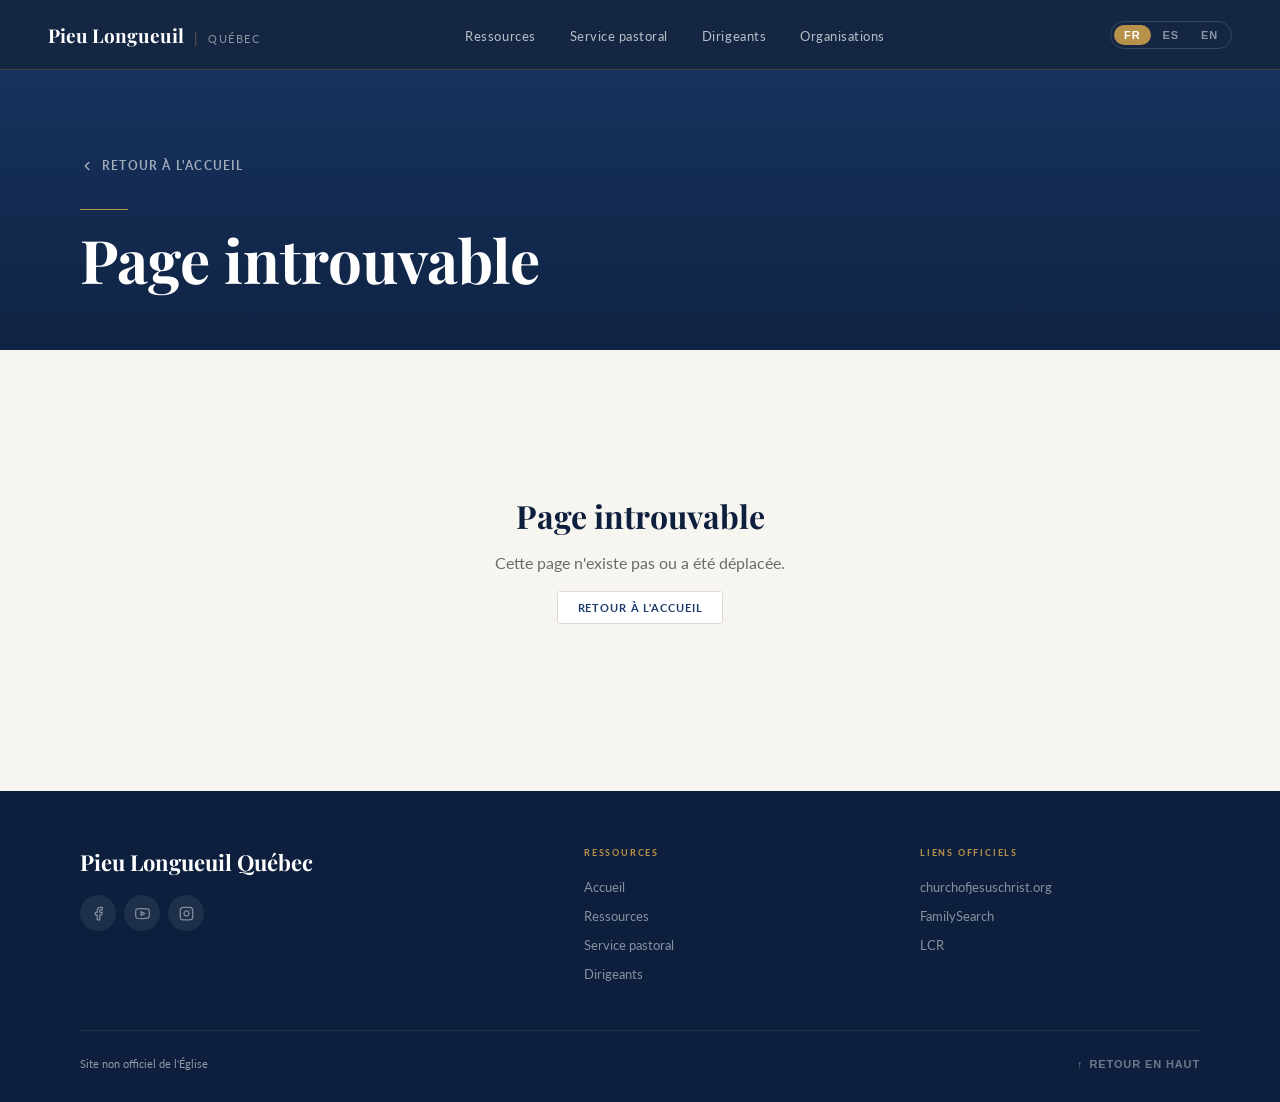
<file: page.html>
<!DOCTYPE html>
<html lang="fr">
<head>
  <meta charset="UTF-8">
  <meta name="viewport" content="width=device-width, initial-scale=1.0">
  <meta name="description" content="Pieu Longueuil">
  <meta name="theme-color" content="#1B3A6B">
  <title id="page-title">Pieu Longueuil</title>
  <link rel="icon" type="image/svg+xml" href="data:image/svg+xml,<svg xmlns='http://www.w3.org/2000/svg' viewBox='0 0 32 32'><rect width='32' height='32' rx='6' fill='%231B3A6B'/><text x='16' y='22' text-anchor='middle' fill='%23B8924A' font-size='18' font-family='Georgia,serif'>P</text></svg>">
  <link rel="stylesheet" href="https://fonts.googleapis.com/css2?family=Playfair+Display:ital,wght@0,400;0,600;0,700;1,400;1,600&family=Lato:wght@300;400;700;900&display=swap">
  <link rel="stylesheet" href="css/main.css">
  <style>
    /* ── Subpage-specific styles ───────────────────────── */
    .sp-leaders { margin: 32px 0; }
    .sp-leaders .org-group-title { font-size: 20px; margin-bottom: 20px; }
    .subpage-hero {
      position: relative;
      min-height: 280px;
      display: flex;
      align-items: flex-end;
      overflow: hidden;
      background: var(--c-primary);
      margin-top: var(--nav-h);
    }
    .subpage-hero.has-image {
      min-height: 380px;
    }
    .subpage-hero-bg {
      position: absolute; inset: 0;
      background-size: cover; background-position: center;
    }
    .subpage-hero-overlay {
      position: absolute; inset: 0;
      background: linear-gradient(to bottom, rgba(13,31,60,0.3), rgba(13,31,60,0.85));
    }
    .subpage-hero-content {
      position: relative; z-index: 1;
      padding: 40px 80px 48px;
      width: 100%;
    }
    .subpage-back {
      display: inline-flex; align-items: center; gap: 8px;
      font-family: var(--font-body); font-size: 12px; font-weight: 700;
      color: rgba(255,255,255,0.6); letter-spacing: 0.1em; text-transform: uppercase;
      text-decoration: none; margin-bottom: 20px;
      transition: color var(--transition);
    }
    .subpage-back:hover { color: var(--c-secondary); }
    .subpage-back svg { flex-shrink: 0; }
    .subpage-hero-title {
      font-family: var(--font-display);
      font-size: clamp(32px, 5vw, 60px);
      font-weight: 700; color: #fff; line-height: 1.1;
      margin-bottom: 10px;
    }
    .subpage-hero-subtitle {
      font-family: var(--font-display);
      font-size: 18px; font-style: italic;
      color: rgba(255,255,255,0.72);
    }
    .subpage-hero-rule {
      width: 48px; height: 1px;
      background: var(--c-secondary);
      margin: 16px 0;
    }

    /* ── Content area ──────────────────────────────────── */
    .subpage-content {
      max-width: 860px;
      margin: 0 auto;
      padding: 64px 80px 96px;
    }

    /* Section types */
    .sp-intro {
      font-size: 18px; color: var(--c-muted);
      line-height: 1.8; margin-bottom: 40px;
      font-family: var(--font-display); font-style: italic;
    }
    .sp-heading {
      font-family: var(--font-display);
      font-size: 28px; font-weight: 700;
      color: var(--c-dark); margin: 40px 0 16px;
      padding-bottom: 12px;
      border-bottom: 1px solid var(--c-border);
    }
    .sp-heading:first-child { margin-top: 0; }
    .sp-subheading {
      font-family: var(--font-display);
      font-size: 20px; font-weight: 600;
      color: var(--c-primary); margin: 28px 0 12px;
    }
    .sp-body {
      font-size: 16px; line-height: 1.85;
      color: var(--c-text); margin-bottom: 16px;
    }
    .sp-body a { color: var(--c-accent); text-decoration: underline; text-underline-offset: 3px; }
    .sp-body a:hover { color: var(--c-secondary); }
    .sp-note {
      font-size: 14px; font-style: italic;
      color: var(--c-muted); margin-bottom: 16px;
      padding-left: 16px; border-left: 2px solid var(--c-border);
    }
    .sp-divider {
      border: none; border-top: 1px solid var(--c-border);
      margin: 36px 0;
    }
    .sp-list {
      list-style: none; margin-bottom: 20px;
      display: flex; flex-direction: column; gap: 10px;
    }
    .sp-list li {
      font-size: 15px; color: var(--c-text); line-height: 1.65;
      display: flex; gap: 10px; align-items: flex-start;
    }
    .sp-list li::before {
      content: '—'; color: var(--c-secondary);
      font-weight: 700; flex-shrink: 0;
    }
    .sp-linklist {
      list-style: none; margin-bottom: 20px;
      display: flex; flex-direction: column; gap: 8px;
    }
    .sp-linklist li a {
      font-size: 14px; font-weight: 700; color: var(--c-accent);
      display: flex; align-items: center; gap: 8px;
      padding: 9px 14px; border: 1px solid var(--c-border);
      border-radius: 4px; background: var(--c-surface);
      transition: all var(--transition); text-decoration: none;
    }
    .sp-linklist li a:hover {
      border-color: var(--c-secondary); color: var(--c-primary);
      background: var(--c-warm);
    }
    .sp-image {
      width: 100%; border-radius: 6px;
      margin: 24px 0; display: block;
      box-shadow: var(--shadow-md);
    }
    .sp-cta-wrap { margin: 24px 0; }
    .sp-cta-wrap .btn { display: inline-flex; align-items: center; gap: 8px; }
    .sp-callout {
      background: var(--c-highlight);
      border-left: 3px solid var(--c-secondary);
      border-radius: 0 6px 6px 0;
      padding: 20px 24px; margin: 24px 0;
      font-size: 15px; line-height: 1.7; color: var(--c-text);
    }
    .sp-eyebrow {
      font-size: 10px; font-weight: 700;
      color: var(--c-secondary); letter-spacing: 0.22em;
      text-transform: uppercase; margin-bottom: 8px;
    }

    /* ── Columns block (2–5 side by side) ───────────────── */
    .sp-columns {
      display: grid; grid-template-columns: 1fr;
      gap: 32px; margin: 32px 0; align-items: start;
    }
    .sp-col { min-width: 0; overflow-wrap: break-word; }
    .sp-col > * + * { margin-top: 14px; }
    .sp-col-title {
      font-family: var(--font-display);
      font-size: 20px; font-weight: 600; line-height: 1.3;
      color: var(--c-primary);
    }
    .sp-col-text { font-size: 15px; line-height: 1.75; color: var(--c-text); }
    .sp-col-text p + p { margin-top: 10px; }
    .sp-col-text a { color: var(--c-accent); text-decoration: underline; text-underline-offset: 3px; }
    .sp-col-text a:hover { color: var(--c-secondary); }
    .sp-col-img {
      display: block; width: 100%; height: auto;
      border-radius: 6px; box-shadow: var(--shadow-md);
    }
    .sp-col .btn { display: inline-flex; align-items: center; justify-content: center; text-align: center; white-space: normal; }
    .sp-col-link {
      display: inline-flex; align-items: center; gap: 8px;
      font-size: 14px; font-weight: 700; color: var(--c-accent);
      text-decoration: none; transition: color var(--transition);
    }
    .sp-col-link:hover { color: var(--c-primary); text-decoration: underline; text-underline-offset: 3px; }
    @media (min-width: 640px) {
      .sp-columns { grid-template-columns: repeat(2, minmax(0, 1fr)); }
    }
    @media (min-width: 1000px) {
      .sp-columns[data-cols="3"], .sp-columns[data-cols="4"] {
        grid-template-columns: repeat(var(--cols), minmax(0, 1fr));
      }
      /* 3–4 columns are allowed to be wider than the text column */
      .sp-columns[data-cols="3"], .sp-columns[data-cols="4"] {
        width: min(1000px, calc(100vw - 96px)); margin-left: 50%; transform: translateX(-50%);
      }
    }
    @media (min-width: 1100px) {
      .sp-columns[data-cols="5"] {
        grid-template-columns: repeat(5, minmax(0, 1fr)); gap: 24px;
        width: min(1100px, calc(100vw - 96px)); margin-left: 50%; transform: translateX(-50%);
      }
    }

    /* ── Video embed ────────────────────────────────────── */
    .sp-video { margin: 24px 0; }
    .sp-video-frame {
      position: relative; aspect-ratio: 16 / 9; background: #000;
      border-radius: 6px; overflow: hidden; box-shadow: var(--shadow-md);
    }
    .sp-video-frame iframe { position: absolute; inset: 0; width: 100%; height: 100%; border: 0; }
    .sp-video-caption { font-size: 13px; color: var(--c-muted); text-align: center; margin-top: 8px; font-style: italic; }
    .sp-video-fallback { margin: 24px 0; }
    .sp-col .sp-video { margin: 0; }
    .sp-col > * + .sp-video { margin-top: 14px; }

    /* ── Page not found ────────────────────────────────── */
    .sp-not-found {
      text-align: center; padding: 80px 40px;
    }
    /* Long text (Markdown) */
    .sp-longtext { font-size: 16px; line-height: 1.85; color: var(--c-text); margin-bottom: 16px; }
    .sp-longtext p { margin: 0 0 16px; }
    .sp-longtext > :last-child { margin-bottom: 0; }
    .sp-longtext a { color: var(--c-accent); text-decoration: underline; text-underline-offset: 3px; }
    .sp-longtext a:hover { color: var(--c-secondary); }
    .sp-longtext ul, .sp-longtext ol { list-style: none; margin: 0 0 16px; padding: 0; }
    .sp-longtext ul ul, .sp-longtext ul ol, .sp-longtext ol ul, .sp-longtext ol ol { margin: 8px 0 0; }
    .sp-longtext li { position: relative; padding-left: 26px; margin-bottom: 8px; font-size: 15px; line-height: 1.65; }
    .sp-longtext ul > li::before { content: '—'; position: absolute; left: 0; color: var(--c-secondary); font-weight: 700; }
    .sp-longtext ol { counter-reset: sp-ol; }
    .sp-longtext ol > li { counter-increment: sp-ol; }
    .sp-longtext ol > li::before { content: counter(sp-ol) '.'; position: absolute; left: 0; color: var(--c-secondary); font-weight: 700; }
    .sp-longtext .sp-quote {
      margin: 0 0 16px; padding-left: 20px;
      border-left: 3px solid var(--c-secondary);
      font-family: var(--font-display); font-style: italic; color: var(--c-muted);
    }
    .sp-longtext .sp-quote p:last-child { margin-bottom: 0; }
    .sp-not-found h2 {
      font-family: var(--font-display); font-size: 32px;
      color: var(--c-dark); margin-bottom: 16px;
    }
    .sp-not-found p { color: var(--c-muted); margin-bottom: 24px; }

    /* ── Responsive ────────────────────────────────────── */
    @media (max-width: 768px) {
      .subpage-hero-content { padding: 32px 24px 40px; }
      .subpage-content { padding: 40px 24px 64px; }
      .sp-heading { font-size: 22px; }
    }
  </style>
</head>
<body>

<!-- NAV (inherited from main site) -->
<nav id="nav" role="navigation">
  <a href="index.html" class="nav-brand">
    <span class="nav-brand-main">Pieu Longueuil</span>
    <span class="nav-brand-pipe">|</span>
    <span class="nav-brand-sub">Québec</span>
  </a>
  <ul class="nav-links" id="nav-links-main">
    <li><a href="index.html#ressources"    data-i18n="nav_ressources">Ressources</a></li>
    <li><a href="index.html#pastoral"      data-i18n="nav_pastoral">Service pastoral</a></li>
    <li><a href="index.html#dirigeants"    data-i18n="nav_dirigeants">Dirigeants</a></li>
    <li><a href="index.html#organisations" data-i18n="nav_organisations">Organisations</a></li>
    <!-- Subpages dropdown injected by JS when pages exist -->
    <li id="nav-pages-dropdown" style="display:none; position:relative;">
      <a href="#" class="nav-dropdown-trigger" id="nav-pages-trigger" aria-haspopup="true" aria-expanded="false">
        <span id="nav-pages-label" data-i18n="nav_pages">Pages</span>
        <svg width="12" height="12" viewBox="0 0 24 24" fill="none" stroke="currentColor" stroke-width="2.5" stroke-linecap="round" stroke-linejoin="round" style="margin-left:4px;transition:transform 0.2s"><polyline points="6 9 12 15 18 9"/></svg>
      </a>
      <ul class="nav-dropdown" id="nav-pages-list" role="menu"></ul>
    </li>
  </ul>
  <div class="nav-right">
    <div class="lang-switcher">
      <button class="lang-btn active" data-lang="fr">FR</button>
      <button class="lang-btn"        data-lang="es">ES</button>
      <button class="lang-btn"        data-lang="en">EN</button>
    </div>
    <button class="nav-hamburger" id="hamburger" aria-label="Menu"><span></span><span></span><span></span></button>
  </div>
</nav>

<div id="mobile-nav">
  <a href="index.html#ressources"    data-i18n="nav_ressources">Ressources</a>
  <a href="index.html#pastoral"      data-i18n="nav_pastoral">Service pastoral</a>
  <a href="index.html#dirigeants"    data-i18n="nav_dirigeants">Dirigeants</a>
  <a href="index.html#organisations" data-i18n="nav_organisations">Organisations</a>
  <div id="mobile-pages-section" style="display:none">
    <div style="font-size:10px;font-weight:700;color:var(--c-secondary);letter-spacing:0.15em;text-transform:uppercase;padding:12px 0 6px" data-i18n="nav_pages">Pages</div>
    <div id="mobile-pages-list"></div>
  </div>
  <div class="mobile-nav-lang" style="display:flex;gap:6px;padding:12px 0">
    <button class="lang-btn" data-lang="fr">FR</button>
    <button class="lang-btn" data-lang="es">ES</button>
    <button class="lang-btn" data-lang="en">EN</button>
  </div>
</div>

<!-- HERO (conditional) -->
<div id="subpage-hero" class="subpage-hero">
  <div id="subpage-hero-bg" class="subpage-hero-bg" style="display:none"></div>
  <div class="subpage-hero-overlay"></div>
  <div class="subpage-hero-content">
    <a href="index.html" class="subpage-back" id="back-link">
      <svg width="14" height="14" viewBox="0 0 24 24" fill="none" stroke="currentColor" stroke-width="2.5" stroke-linecap="round" stroke-linejoin="round"><polyline points="15 18 9 12 15 6"/></svg>
      <span data-i18n="subpage_back">Retour à l'accueil</span>
    </a>
    <div id="subpage-eyebrow" class="sp-eyebrow" style="display:none"></div>
    <div class="subpage-hero-rule"></div>
    <h1 class="subpage-hero-title" id="subpage-title">…</h1>
    <p  class="subpage-hero-subtitle" id="subpage-subtitle" style="display:none"></p>
  </div>
</div>

<!-- CONTENT -->
<main class="subpage-content" id="subpage-content" role="main">
  <p style="color:var(--c-muted);font-style:italic" data-i18n="loading">Chargement…</p>
</main>

<!-- FOOTER -->
<footer id="footer">
  <div class="footer-grid">
    <div>
      <div class="footer-brand-name">Pieu Longueuil Québec</div>
      <p class="footer-disc" id="footer-disclaimer"></p>
      <div class="footer-social">
        <a class="footer-soc-link" id="footer-fb" href="#" target="_blank" rel="noopener" aria-label="Facebook">
          <svg width="15" height="15" viewBox="0 0 24 24" fill="none" stroke="currentColor" stroke-width="2" stroke-linecap="round" stroke-linejoin="round"><path d="M18 2h-3a5 5 0 0 0-5 5v3H7v4h3v8h4v-8h3l1-4h-4V7a1 1 0 0 1 1-1h3z"/></svg>
        </a>
        <a class="footer-soc-link" id="footer-yt" href="#" target="_blank" rel="noopener" aria-label="YouTube">
          <svg width="15" height="15" viewBox="0 0 24 24" fill="none" stroke="currentColor" stroke-width="2" stroke-linecap="round" stroke-linejoin="round"><path d="M22.54 6.42a2.78 2.78 0 0 0-1.95-1.96C18.88 4 12 4 12 4s-6.88 0-8.59.46a2.78 2.78 0 0 0-1.95 1.96A29 29 0 0 0 1 12a29 29 0 0 0 .46 5.58A2.78 2.78 0 0 0 3.41 19.6C5.12 20 12 20 12 20s6.88 0 8.59-.46a2.78 2.78 0 0 0 1.95-1.95A29 29 0 0 0 23 12a29 29 0 0 0-.46-5.58z"/><polygon points="9.75 15.02 15.5 12 9.75 8.98 9.75 15.02"/></svg>
        </a>
        <a class="footer-soc-link" id="footer-ig" href="#" target="_blank" rel="noopener" aria-label="Instagram">
          <svg width="15" height="15" viewBox="0 0 24 24" fill="none" stroke="currentColor" stroke-width="2" stroke-linecap="round" stroke-linejoin="round"><rect x="2" y="2" width="20" height="20" rx="5" ry="5"/><path d="M16 11.37A4 4 0 1 1 12.63 8 4 4 0 0 1 16 11.37z"/><line x1="17.5" y1="6.5" x2="17.51" y2="6.5"/></svg>
        </a>
      </div>
    </div>
    <div>
      <p class="footer-col-h" data-i18n="nav_ressources">Navigation</p>
      <ul class="footer-links">
        <li><a href="index.html" data-i18n="nav_home">Accueil</a></li>
        <li><a href="index.html#ressources" data-i18n="nav_ressources">Ressources</a></li>
        <li><a href="index.html#pastoral"   data-i18n="nav_pastoral">Service pastoral</a></li>
        <li><a href="index.html#dirigeants" data-i18n="nav_dirigeants">Dirigeants</a></li>
      </ul>
    </div>
    <div>
      <p class="footer-col-h">Liens officiels</p>
      <ul class="footer-links">
        <li><a href="https://www.churchofjesuschrist.org/?lang=fra" target="_blank" rel="noopener">churchofjesuschrist.org</a></li>
        <li><a href="https://www.familysearch.org" target="_blank" rel="noopener">FamilySearch</a></li>
        <li><a href="https://lcr.churchofjesuschrist.org" target="_blank" rel="noopener">LCR</a></li>
      </ul>
    </div>
  </div>
  <div class="footer-bottom">
    <p class="footer-copy" data-i18n="footer_rights">Site non officiel · Pieu Longueuil Québec</p>
    <button class="back-top-btn" onclick="window.scrollTo({top:0,behavior:'smooth'})">↑ <span data-i18n="back_top">Retour en haut</span></button>
  </div>
</footer>

<!-- Modal overlay (shared) -->
<div class="fiche-panel-overlay" id="page-modal-overlay" role="dialog" aria-modal="true">
  <div class="fiche-panel" id="page-modal-panel"></div>
</div>

<script src="js/config.js"></script>
<script src="js/i18n.js"></script>
<script src="js/modals.js"></script>
<script src="js/page.js"></script>
<script src="js/calendar.js"></script>
</body>
</html>
</file>
<file: css/main.css>
/* =====================================================
   PIEU LONGUEUIL v2 — Warm Editorial Magazine
   Palette : cream · deep navy · warm gold
   Fonts   : Playfair Display (headings) · Lato (UI)
   ===================================================== */
*, *::before, *::after { box-sizing: border-box; margin: 0; padding: 0; }
:root {
  --c-primary:   #1B3A6B;
  --c-secondary: #B8924A;
  --c-accent:    #2C5F9E;
  --c-light:     #F9F6F0;
  --c-cream:     #FDF9F3;
  --c-dark:      #0D1F3C;
  --c-text:      #2A2A2A;
  --c-muted:     #6B6460;
  --c-border:    #E4DDD4;
  --c-surface:   #FFFFFF;
  --c-warm:      #F5EFE6;
  --font-display:'Playfair Display', Georgia, serif;
  --font-body:   'Lato', 'Helvetica Neue', sans-serif;
  --shadow-sm: 0 2px 8px rgba(27,58,107,0.07);
  --shadow-md: 0 6px 24px rgba(27,58,107,0.12);
  --shadow-lg: 0 16px 48px rgba(27,58,107,0.18);
  --radius: 6px; --nav-h: 70px; --transition: 0.25s ease;
}
html { scroll-behavior: smooth; } 
body { font-family: var(--font-body); color: var(--c-text); background: var(--c-light); -webkit-font-smoothing: antialiased; overflow-x: hidden; }
::-webkit-scrollbar { width: 5px; } ::-webkit-scrollbar-track { background: var(--c-light); } ::-webkit-scrollbar-thumb { background: var(--c-secondary); border-radius: 3px; }
a { color: var(--c-accent); text-decoration: none; transition: color var(--transition); } a:hover { color: var(--c-secondary); }

/* NAV */
#nav { position: fixed; top:0; left:0; right:0; z-index:1000; height:var(--nav-h); display:flex; align-items:center; justify-content:space-between; padding:0 48px; background:rgba(13,31,60,0.97); backdrop-filter:blur(16px); border-bottom:1px solid rgba(184,146,74,0.25); transition:background var(--transition); }
#nav.scrolled { background:rgb(13,31,60); box-shadow:0 2px 20px rgba(0,0,0,0.3); }
.nav-brand { text-decoration:none; display:flex; align-items:baseline; gap:10px; }
.nav-brand-main { font-family:var(--font-display); font-size:19px; font-weight:700; color:#fff; }
.nav-brand-pipe { color:rgba(184,146,74,0.5); font-size:14px; }
.nav-brand-sub { font-family:var(--font-body); font-size:11px; font-weight:400; color:rgba(255,255,255,0.5); letter-spacing:0.14em; text-transform:uppercase; }
.nav-links { display:flex; align-items:center; gap:2px; list-style:none; }
.nav-links a { font-size:13px; font-weight:400; letter-spacing:0.04em; color:rgba(255,255,255,0.7); padding:8px 16px; border-radius:3px; transition:all var(--transition); }
.nav-links a:hover, .nav-links a.active { color:#fff; }
.nav-links a.active { color:var(--c-secondary); }
.lang-switcher { display:flex; align-items:center; gap:2px; border:1px solid rgba(255,255,255,0.15); border-radius:20px; padding:3px; margin-left:20px; }
.lang-btn { font-size:11px; font-weight:700; color:rgba(255,255,255,0.5); background:none; border:none; cursor:pointer; padding:4px 10px; border-radius:16px; transition:all var(--transition); letter-spacing:0.08em; }
.lang-btn.active { background:var(--c-secondary); color:#fff; }
.lang-btn:hover:not(.active) { color:#fff; }
.nav-right { display:flex; align-items:center; gap:4px; }
.nav-hamburger { display:none; flex-direction:column; gap:5px; cursor:pointer; background:none; border:none; padding:4px; }
.nav-hamburger span { display:block; width:22px; height:1.5px; background:#fff; border-radius:2px; }

/* HERO */
#hero { position:relative; height:100vh; min-height:620px; display:flex; align-items:flex-end; overflow:hidden; }
#hero-bg { position:absolute; inset:0; background-size:cover; background-position:center 38%; transform:scale(1.04); transition:transform 9s ease-out; }
#hero-bg.loaded { transform:scale(1); }
#hero-overlay { position:absolute; inset:0; background:linear-gradient(160deg,rgba(13,31,60,0.1) 0%,rgba(13,31,60,0.45) 50%,rgba(13,31,60,0.92) 100%); }
.hero-content { position:relative; z-index:1; padding:0 80px 88px; max-width:820px; }
.hero-eyebrow { font-size:11px; font-weight:700; color:var(--c-secondary); letter-spacing:0.25em; text-transform:uppercase; margin-bottom:18px; opacity:0; transform:translateY(12px); animation:fadeUp 0.8s 0.2s ease forwards; }
.hero-title { font-family:var(--font-display); font-size:clamp(44px,6vw,80px); font-weight:700; color:#fff; line-height:1.08; margin-bottom:24px; opacity:0; transform:translateY(12px); animation:fadeUp 0.8s 0.4s ease forwards; }
.hero-rule { width:56px; height:1px; background:var(--c-secondary); margin-bottom:24px; opacity:0; animation:fadeUp 0.8s 0.5s ease forwards; }
.hero-mission { font-family:var(--font-display); font-size:18px; font-style:italic; color:rgba(255,255,255,0.78); max-width:560px; line-height:1.75; opacity:0; transform:translateY(12px); animation:fadeUp 0.8s 0.65s ease forwards; }
.hero-scroll-cue { position:absolute; right:80px; bottom:40px; z-index:1; display:flex; flex-direction:column; align-items:center; gap:10px; color:rgba(255,255,255,0.4); font-size:9px; font-weight:700; letter-spacing:0.2em; text-transform:uppercase; cursor:pointer; opacity:0; animation:fadeUp 0.8s 1.2s ease forwards; }
.hero-scroll-line { width:1px; height:44px; background:linear-gradient(to bottom,rgba(184,146,74,0.6),transparent); animation:scrollPulse 2s ease-in-out infinite; }
@keyframes scrollPulse { 0%,100%{opacity:.5;transform:scaleY(1)} 50%{opacity:1;transform:scaleY(.65)} }

/* QUICK STRIP */
.quick-strip { display:grid; grid-template-columns:repeat(4,1fr); background:var(--c-surface); border-top:2px solid var(--c-secondary); box-shadow:var(--shadow-md); }
.quick-item { padding:28px 28px 26px; border-right:1px solid var(--c-border); cursor:pointer; transition:background var(--transition); display:flex; flex-direction:column; gap:6px; text-decoration:none; }
.quick-item:last-child { border-right:none; }
.quick-item:hover { background:var(--c-warm); }
.quick-item:hover .qi-arrow { transform:translateX(5px); }
.qi-num { font-family:var(--font-display); font-size:11px; font-weight:400; color:var(--c-secondary); letter-spacing:0.15em; margin-bottom:4px; }
.qi-title { font-size:13px; font-weight:700; color:var(--c-dark); letter-spacing:0.02em; }
.qi-desc { font-size:11px; color:var(--c-muted); line-height:1.4; }
.qi-arrow { font-size:15px; color:var(--c-secondary); margin-top:6px; transition:transform var(--transition); }

/* SECTION SCAFFOLDING */
.section { padding:100px 80px; }
.section-alt { background:var(--c-surface); }
.sec-eyebrow { font-size:10px; font-weight:700; color:var(--c-secondary); letter-spacing:0.25em; text-transform:uppercase; margin-bottom:14px; }
.sec-title { font-family:var(--font-display); font-size:clamp(32px,4vw,52px); font-weight:700; color:var(--c-dark); line-height:1.15; }
.sec-title-light { color:#fff; }
.sec-rule { width:48px; height:1px; background:var(--c-secondary); margin:20px 0 36px; }
.sec-intro { font-size:16px; color:var(--c-muted); max-width:600px; line-height:1.8; margin-bottom:56px; }

/* RESSOURCES GRID */
.res-grid { display:grid; grid-template-columns:repeat(3,1fr); gap:2px; background:var(--c-border); }
.res-card { background:var(--c-surface); padding:32px 28px 28px; display:flex; flex-direction:column; gap:10px; transition:background var(--transition); }
.res-card:hover { background:var(--c-warm); }
.res-icon { width:40px; height:40px; margin-bottom:6px; display:flex; align-items:center; justify-content:center; color:var(--c-secondary); }
.res-title { font-family:var(--font-display); font-size:18px; font-weight:700; color:var(--c-dark); line-height:1.2; }
.res-desc { font-size:13px; color:var(--c-muted); line-height:1.65; flex:1; }
.res-links { display:flex; flex-direction:column; gap:4px; margin-top:8px; padding-top:12px; border-top:1px solid var(--c-border); }
.res-link { font-size:12px; font-weight:700; color:var(--c-accent); letter-spacing:0.03em; display:flex; align-items:center; gap:6px; padding:4px 0; transition:color var(--transition); }
.res-link:hover { color:var(--c-secondary); }

/* FICHE CARDS — full photo */
.pastoral-grid { display:grid; grid-template-columns:repeat(4,1fr); gap:20px; }
.fiche-card { position:relative; border-radius:var(--radius); overflow:hidden; cursor:pointer; transition:transform var(--transition),box-shadow var(--transition); display:flex; flex-direction:column; background:var(--c-dark); min-height:360px; text-decoration:none; }
.fiche-card:hover { transform:translateY(-6px); box-shadow:var(--shadow-lg); }
.fiche-card:hover .fiche-img { transform:scale(1.07); }
.fiche-card:hover .fiche-cta-arrow { transform:translateX(5px); }
.fiche-img-wrap { position:relative; height:190px; overflow:hidden; flex-shrink:0; }
.fiche-img { width:100%; height:100%; object-fit:cover; transition:transform 0.55s ease; filter:brightness(0.85); }
.fiche-img-overlay { position:absolute; inset:0; background:linear-gradient(to bottom,transparent 30%,rgba(13,31,60,0.75) 100%); }
.fiche-num-badge { position:absolute; top:12px; left:14px; font-size:10px; font-weight:700; color:#fff; background:var(--c-secondary); padding:3px 9px; border-radius:2px; letter-spacing:0.1em; }
.fiche-body { padding:18px 20px 22px; flex:1; display:flex; flex-direction:column; gap:8px; }
.fiche-body-title { font-family:var(--font-display); font-size:17px; font-weight:700; color:#fff; line-height:1.2; }
.fiche-body-desc { font-size:12px; color:rgba(255,255,255,0.6); line-height:1.55; flex:1; }
.fiche-cta { display:flex; align-items:center; gap:6px; margin-top:10px; font-size:10px; font-weight:700; color:var(--c-secondary); letter-spacing:0.12em; text-transform:uppercase; }
.fiche-cta-arrow { transition:transform var(--transition); }

/* FICHE MODAL */
.fiche-panel-overlay { display:none; position:fixed; inset:0; z-index:2000; background:rgba(13,31,60,0.78); backdrop-filter:blur(6px); align-items:center; justify-content:center; padding:24px; }
.fiche-panel-overlay.open { display:flex; }
.fiche-panel { background:var(--c-cream); border-radius:10px; max-width:780px; width:100%; max-height:92vh; overflow-y:auto; box-shadow:var(--shadow-lg); }
.fiche-panel-hero { position:relative; height:240px; overflow:hidden; border-radius:10px 10px 0 0; }
.fiche-panel-hero img { width:100%; height:100%; object-fit:cover; filter:brightness(0.7); }
.fiche-panel-hero-overlay { position:absolute; inset:0; background:linear-gradient(to bottom,transparent 20%,rgba(13,31,60,0.88) 100%); display:flex; flex-direction:column; justify-content:flex-end; padding:28px 32px; }
.fiche-panel-num { font-size:10px; font-weight:700; color:var(--c-secondary); letter-spacing:0.22em; text-transform:uppercase; margin-bottom:6px; }
.fiche-panel-title { font-family:var(--font-display); font-size:30px; font-weight:700; color:#fff; line-height:1.15; }
.fiche-panel-close { position:absolute; top:16px; right:18px; background:rgba(0,0,0,0.4); border:none; color:#fff; font-size:22px; cursor:pointer; width:38px; height:38px; border-radius:50%; display:flex; align-items:center; justify-content:center; transition:background var(--transition); }
.fiche-panel-close:hover { background:rgba(0,0,0,0.65); }
.fiche-panel-body { padding:32px; display:flex; flex-direction:column; gap:28px; }
.fiche-panel-quote { font-family:var(--font-display); font-size:16px; font-style:italic; color:var(--c-primary); border-left:3px solid var(--c-secondary); padding-left:20px; line-height:1.7; }
.fiche-section-eyebrow { font-size:9px; font-weight:700; color:var(--c-secondary); letter-spacing:0.22em; text-transform:uppercase; margin-bottom:12px; }
.fiche-ul { list-style:none; display:flex; flex-direction:column; gap:8px; }
.fiche-ul li { font-size:14px; color:var(--c-text); line-height:1.65; display:flex; gap:10px; align-items:flex-start; }
.fiche-ul li::before { content:'—'; color:var(--c-secondary); flex-shrink:0; font-weight:700; }
.fiche-link-list { list-style:none; display:flex; flex-direction:column; gap:7px; }
.fiche-link-item a { font-size:13px; font-weight:700; color:var(--c-accent); display:flex; align-items:center; gap:8px; padding:8px 12px; border:1px solid var(--c-border); border-radius:4px; transition:all var(--transition); background:#fff; }
.fiche-link-item a:hover { border-color:var(--c-secondary); color:var(--c-primary); background:var(--c-warm); }
.fiche-block { display:flex; flex-direction:column; }

/* DIRIGEANTS TABS */
.dir-tabs { display:flex; gap:0; border-bottom:1px solid var(--c-border); margin-bottom:40px; flex-wrap:wrap; }
.dir-tab { font-size:11px; font-weight:700; letter-spacing:0.1em; text-transform:uppercase; color:var(--c-muted); background:none; border:none; cursor:pointer; padding:12px 24px; border-bottom:2px solid transparent; margin-bottom:-1px; transition:all var(--transition); }
.dir-tab:hover { color:var(--c-dark); }
.dir-tab.active { color:var(--c-primary); border-bottom-color:var(--c-secondary); }
.dir-panel { display:none; }
.dir-panel.active { display:block; }
.res-grid-2 { display:grid; grid-template-columns:repeat(auto-fill,minmax(280px,1fr)); gap:16px; }
.dir-card { background:var(--c-surface); border:1px solid var(--c-border); border-radius:var(--radius); padding:24px 22px; display:flex; flex-direction:column; gap:10px; transition:all var(--transition); text-decoration:none; }
.dir-card:hover { border-color:var(--c-secondary); box-shadow:var(--shadow-sm); transform:translateY(-2px); }
.dir-badge { display:inline-flex; align-items:center; gap:5px; font-size:9px; font-weight:700; letter-spacing:0.12em; text-transform:uppercase; padding:3px 8px; border-radius:2px; align-self:flex-start; margin-bottom:4px; }
.badge-guide{background:#E8F0FB;color:#1B3A6B}.badge-process{background:#E8F5E8;color:#2A6B2A}.badge-info{background:#FEF7E8;color:#7A5800}.badge-video{background:#FDEAEA;color:#7A1B1B}.badge-formation{background:#E8F5F2;color:#1B6B50}.badge-rapport{background:#F5E8FE;color:#5A1B7A}
.dir-card-title { font-family:var(--font-display); font-size:17px; font-weight:700; color:var(--c-dark); line-height:1.25; }
.dir-card-desc { font-size:13px; color:var(--c-muted); line-height:1.6; flex:1; }
.dir-card-ext { font-size:11px; font-weight:700; color:var(--c-secondary); letter-spacing:0.08em; margin-top:4px; display:flex; gap:5px; align-items:center; }

/* ORGANISATIONS */
.org-banner { background:var(--c-warm); border:1px solid var(--c-border); border-radius:var(--radius); padding:16px 24px; display:flex; align-items:center; justify-content:space-between; gap:16px; margin-bottom:48px; }
.org-banner-text { font-size:13px; color:var(--c-muted); display:flex; gap:8px; align-items:center; }
.btn { font-size:11px; font-weight:700; letter-spacing:0.08em; text-transform:uppercase; padding:9px 20px; border-radius:3px; border:1px solid var(--c-border); cursor:pointer; transition:all var(--transition); background:var(--c-surface); color:var(--c-primary); text-decoration:none; white-space:nowrap; }
.btn:hover { background:var(--c-primary); color:#fff; border-color:var(--c-primary); }
.org-group { margin-bottom:52px; }
.org-group-title { font-family:var(--font-display); font-size:24px; font-weight:700; color:var(--c-dark); margin-bottom:24px; padding-bottom:14px; border-bottom:1px solid var(--c-border); display:flex; align-items:center; gap:14px; }
.org-group-title::before { content:''; width:3px; height:22px; background:var(--c-secondary); border-radius:2px; flex-shrink:0; }
.leaders-grid { display:grid; grid-template-columns:repeat(auto-fill,minmax(150px,1fr)); gap:20px; }
.leader-card { display:flex; flex-direction:column; align-items:center; gap:10px; text-align:center; }
.leader-photo { width:84px; height:84px; border-radius:50%; object-fit:cover; border:2px solid var(--c-border); transition:border-color var(--transition); }
.leader-card:hover .leader-photo { border-color:var(--c-secondary); }
.leader-name { font-size:13px; font-weight:700; color:var(--c-dark); }
.leader-role { font-size:11px; color:var(--c-muted); line-height:1.3; }
.leader-responsibility { font-size:11px; color:var(--c-secondary); font-style:italic; line-height:1.3; margin-top:2px; }

/* PASTORAL QUOTE */
.pastoral-quote-block { background:var(--c-primary); border-radius:var(--radius); padding:52px 56px; color:rgba(255,255,255,0.85); position:relative; overflow:hidden; margin-top:60px; }
.pastoral-quote-block::before { content:'\201C'; position:absolute; top:-30px; left:28px; font-family:var(--font-display); font-size:220px; color:rgba(184,146,74,0.12); line-height:1; pointer-events:none; }
.pqb-text { font-family:var(--font-display); font-size:18px; font-style:italic; line-height:1.8; max-width:700px; position:relative; }
.pqb-attr { margin-top:22px; font-size:13px; color:var(--c-secondary); font-weight:700; letter-spacing:0.06em; }

/* FOOTER */
#footer { background:var(--c-dark); color:rgba(255,255,255,0.55); padding:56px 80px 32px; }
.footer-grid { display:grid; grid-template-columns:1.6fr 1fr 1fr; gap:56px; padding-bottom:48px; border-bottom:1px solid rgba(255,255,255,0.08); }
.footer-brand-name { font-family:var(--font-display); font-size:22px; font-weight:700; color:#fff; margin-bottom:12px; }
.footer-disc { font-size:12px; line-height:1.7; max-width:300px; }
.footer-social { display:flex; gap:8px; margin-top:18px; }
.footer-soc-link { width:36px; height:36px; border-radius:50%; background:rgba(255,255,255,0.07); display:flex; align-items:center; justify-content:center; color:rgba(255,255,255,0.45); transition:all var(--transition); }
.footer-soc-link:hover { background:var(--c-secondary); color:#fff; }
.footer-col-h { font-size:9px; font-weight:700; letter-spacing:0.2em; text-transform:uppercase; color:var(--c-secondary); margin-bottom:18px; }
.footer-links { list-style:none; display:flex; flex-direction:column; gap:10px; }
.footer-links a { font-size:13px; color:rgba(255,255,255,0.5); transition:color var(--transition); }
.footer-links a:hover { color:#fff; }
.footer-bottom { display:flex; align-items:center; justify-content:space-between; padding-top:26px; }
.footer-copy { font-size:11px; }
.back-top-btn { font-size:11px; font-weight:700; letter-spacing:0.08em; text-transform:uppercase; color:rgba(255,255,255,0.4); background:none; border:none; cursor:pointer; display:flex; align-items:center; gap:6px; transition:color var(--transition); }
.back-top-btn:hover { color:var(--c-secondary); }

/* MOBILE NAV */
#mobile-nav { display:none; position:fixed; top:var(--nav-h); left:0; right:0; z-index:999; background:rgba(13,31,60,0.99); padding:24px 32px; flex-direction:column; gap:4px; border-bottom:1px solid rgba(184,146,74,0.2); }
#mobile-nav.open { display:flex; }
#mobile-nav a { font-size:15px; color:rgba(255,255,255,0.75); padding:12px 0; border-bottom:1px solid rgba(255,255,255,0.06); transition:color var(--transition); }
#mobile-nav a:hover { color:#fff; }
.mobile-nav-lang { display:flex; gap:6px; padding-top:16px; margin-top:8px; }
.mobile-nav-lang .lang-btn { font-size:13px; padding:7px 16px; border-radius:20px; }

/* ANIMATIONS */
@keyframes fadeUp { to { opacity:1; transform:translateY(0); } }
.reveal { opacity:0; transform:translateY(18px); transition:opacity 0.6s ease,transform 0.6s ease; }
.reveal.visible { opacity:1; transform:translateY(0); }

/* RESPONSIVE */

/* ── Nav dropdown (subpages) ─────────────────────────────── */
.nav-dropdown-trigger { display: flex !important; align-items: center; }
.nav-dropdown {
  display: none; position: absolute; top: calc(100% + 8px); left: 0;
  min-width: 200px; background: rgba(11,26,54,0.99);
  border: 1px solid rgba(184,146,74,0.25); border-radius: var(--radius);
  box-shadow: var(--shadow-lg); list-style: none; padding: 6px 0; z-index: 1001;
}
.nav-dropdown.open { display: block; }
.nav-dropdown li a {
  display: block; padding: 10px 18px; font-size: 13px;
  color: rgba(255,255,255,0.75); text-decoration: none;
  transition: all var(--transition); white-space: nowrap;
}
.nav-dropdown li a:hover, .nav-dropdown li a.active { color: #fff; background: rgba(184,146,74,0.15); }
.nav-dropdown li a.active { color: var(--c-secondary); }

@media (max-width:1100px) { .pastoral-grid{grid-template-columns:repeat(2,1fr)} .res-grid{grid-template-columns:repeat(2,1fr)} }
@media (max-width:1024px) { .section{padding:72px 48px} #nav,#footer{padding-left:32px;padding-right:32px} .hero-content{padding:0 48px 80px} }
@media (max-width:768px) { .nav-links,.lang-switcher{display:none} .nav-hamburger{display:flex} .section{padding:56px 24px} .hero-content{padding:0 24px 80px} .hero-scroll-cue{display:none} .quick-strip{grid-template-columns:1fr 1fr} .pastoral-grid{grid-template-columns:1fr 1fr} .res-grid{grid-template-columns:1fr} #footer{padding:40px 24px 24px} .footer-grid{grid-template-columns:1fr;gap:32px} .footer-bottom{flex-direction:column;gap:12px} .org-banner{flex-direction:column;align-items:flex-start} .leaders-grid{grid-template-columns:repeat(3,1fr)} .pastoral-quote-block{padding:36px 28px} }
@media (max-width:480px) { .quick-strip{grid-template-columns:1fr} .pastoral-grid{grid-template-columns:1fr} .leaders-grid{grid-template-columns:repeat(2,1fr)} }

/* ═══════════════════════════════════════════════════════════════
   PAGE MODAL — registry-driven content modals (js/modals.js)
   ═══════════════════════════════════════════════════════════════ */
.page-modal-overlay {
  display:none; position:fixed; inset:0; z-index:2100;
  background:rgba(13,31,60,0.80); backdrop-filter:blur(6px);
  align-items:center; justify-content:center; padding:24px;
}
.page-modal-overlay.open { display:flex; }

.page-modal-panel {
  background:var(--c-cream);
  border-radius:10px;
  max-width:680px; width:100%; max-height:90vh;
  overflow-y:auto;
  box-shadow:var(--shadow-lg);
  display:flex; flex-direction:column;
}

/* Header */
.page-modal-header {
  position:sticky; top:0; z-index:10;
  background:var(--c-primary);
  padding:28px 32px 22px;
  border-radius:10px 10px 0 0;
  flex-shrink:0;
}
.page-modal-eyebrow {
  font-size:10px; font-weight:700; letter-spacing:0.22em;
  text-transform:uppercase; color:var(--c-secondary); margin-bottom:6px;
}
.page-modal-title {
  font-family:var(--font-display); font-size:26px; font-weight:700;
  color:#fff; line-height:1.2;
}
.page-modal-close {
  position:absolute; top:16px; right:18px;
  background:rgba(255,255,255,0.12); border:none; color:#fff;
  font-size:20px; cursor:pointer; width:36px; height:36px;
  border-radius:50%; display:flex; align-items:center; justify-content:center;
  transition:background var(--transition);
}
.page-modal-close:hover { background:rgba(255,255,255,0.25); }

/* Body */
.page-modal-body {
  padding:32px; display:flex; flex-direction:column; gap:14px;
}

/* Section types */
.pm-intro {
  font-family:var(--font-display); font-size:16px; font-style:italic;
  color:var(--c-primary); border-left:3px solid var(--c-secondary);
  padding-left:18px; line-height:1.7;
}
.pm-heading {
  font-family:var(--font-display); font-size:18px; font-weight:700;
  color:var(--c-primary); margin-top:8px; padding-bottom:6px;
  border-bottom:1px solid var(--c-border);
}
.pm-body {
  font-size:14px; color:var(--c-text); line-height:1.72;
}
.pm-list {
  font-size:14px; color:var(--c-text); line-height:1.72;
  padding-left:18px; display:flex; flex-direction:column; gap:4px;
}
.pm-list li::marker { color:var(--c-secondary); }
.pm-note {
  font-size:12px; font-style:italic; color:var(--c-muted);
  margin-top:-6px;
}
.pm-divider {
  border:none; border-top:1px solid var(--c-border); margin:10px 0;
}
.pm-image {
  width:100%; height:160px; object-fit:cover;
  border-radius:6px; display:block; margin-bottom:4px;
}
.pm-linklist {
  list-style:none; padding:0; margin:0;
  display:flex; flex-direction:column; gap:2px;
}
.pm-linklist li a {
  display:block; font-size:13px; color:var(--c-primary);
  padding:6px 10px; border-radius:4px;
  text-decoration:none; transition:background var(--transition);
}
.pm-linklist li a:hover {
  background:rgba(27,58,107,0.07); text-decoration:underline;
}
.pm-cta-wrap { margin-top:4px; }
.pm-btn-primary  {
  display:inline-block;
  background:var(--c-secondary) !important;
  color:#fff !important;
  border-color:var(--c-secondary) !important;
}
.pm-btn-primary:hover {
  background:var(--c-primary) !important;
  border-color:var(--c-primary) !important;
}
.pm-btn-secondary {
  display:inline-block;
  background:transparent !important;
  color:var(--c-primary) !important;
  border:1.5px solid var(--c-primary) !important;
}
.pm-btn-secondary:hover {
  background:var(--c-primary) !important;
  color:#fff !important;
}

/* Inherit btn style */
.page-modal-body .btn { font-size:13px; padding:10px 20px; }

@media (max-width:640px) {
  .page-modal-header { padding:22px 20px 18px; }
  .page-modal-body   { padding:24px 20px; }
  .page-modal-title  { font-size:22px; }
}
</file>
